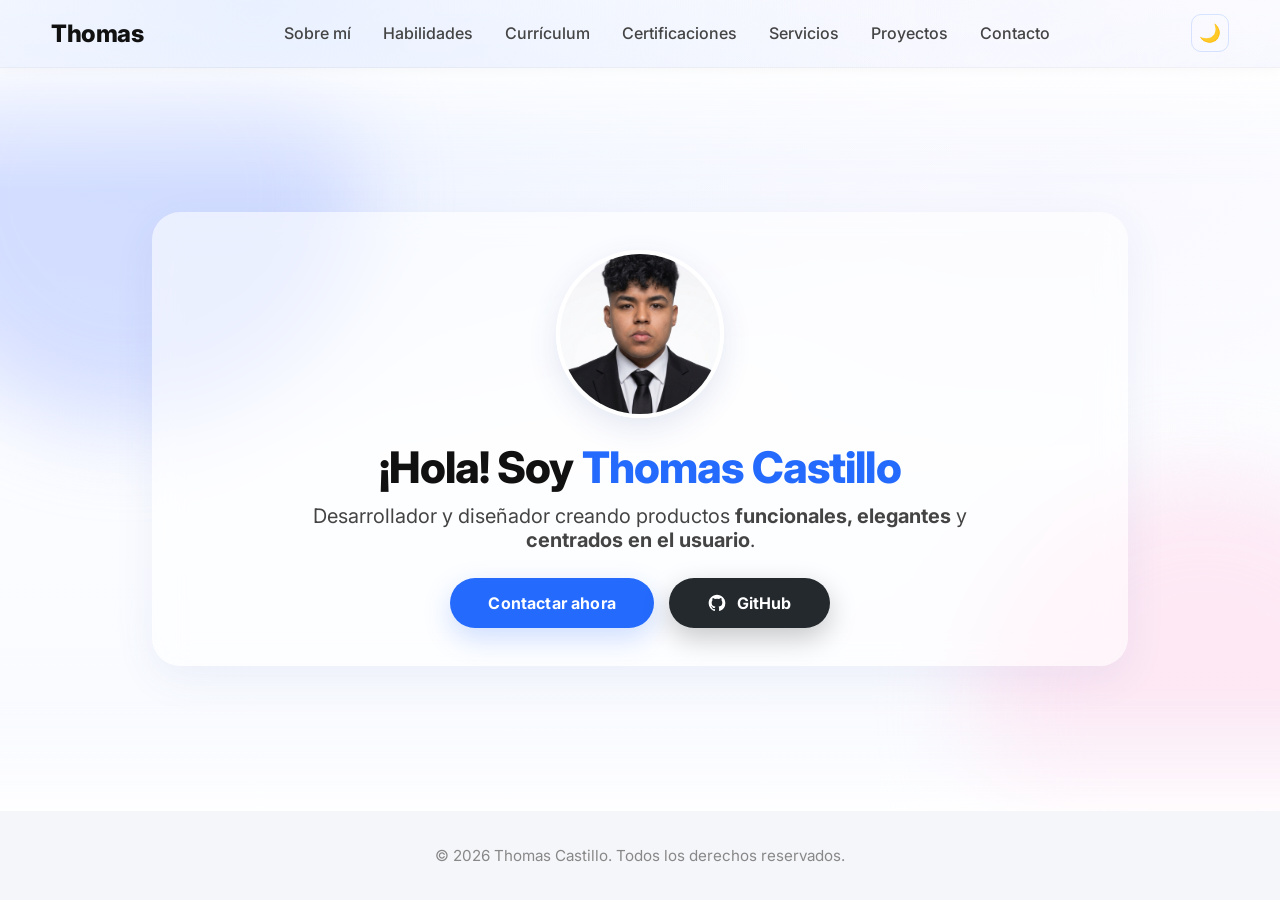
<file: index.html>
<!DOCTYPE html>
<html lang="es">
<head>
  <meta charset="utf-8" />
  <meta name="viewport" content="width=device-width, initial-scale=1" />
  <title>Thomas Castillo | Portfolio</title>
  <link rel="icon" href="assets/img/favicon.png" />
  <link href="https://fonts.googleapis.com/css2?family=Inter:wght@400;700&display=swap" rel="stylesheet" />
  <link rel="stylesheet" href="css/styles.css?v=6">
</head>
<body>

<nav class="navbar" id="mainNav" aria-label="Navegación principal">
  <a class="logo" href="index.html">Thomas</a>
  <ul id="navMenu" class="nav-links" role="list">
    <li><a href="pages/sobre-mi.html">Sobre mí</a></li>
    <li><a href="pages/habilidades.html">Habilidades</a></li>
    <li><a href="pages/curriculum.html">Currículum</a></li>
    <li><a href="pages/certificaciones.html">Certificaciones</a></li>
    <li><a href="pages/servicios.html">Servicios</a></li>
    <li><a href="pages/proyectos.html">Proyectos</a></li>
    <li class="nav-cta"><a href="pages/contacto.html">Contacto</a></li>
  </ul>
  <div class="nav-right">
    <button class="dark-toggle" type="button" aria-label="Cambiar a modo oscuro" title="Modo oscuro">
      <span class="dark-icon" aria-hidden="true">🌙</span>
    </button>
    <button class="nav-toggle" type="button" aria-expanded="false" aria-controls="navMenu" aria-label="Abrir menú de navegación">
      <span class="nav-toggle__bar" aria-hidden="true"></span>
      <span class="nav-toggle__bar" aria-hidden="true"></span>
      <span class="nav-toggle__bar" aria-hidden="true"></span>
    </button>
  </div>
  <div class="nav-backdrop" hidden></div>
</nav>

<main>
  <section class="hero panel bg-stack" id="hero" aria-label="Presentación">
    <div class="hero-blob hero-blob--1" aria-hidden="true"></div>
    <div class="hero-blob hero-blob--2" aria-hidden="true"></div>

    <div class="hero-card" data-animate>
      <div class="profile-img hero-portrait" data-animate>
        <img src="assets/img/my-profile-img.jpg" alt="Foto de Thomas Castillo" width="320" height="320" loading="eager" decoding="async">
      </div>

      <h1 class="hero-title" data-animate>
        ¡Hola! Soy <span class="accent">Thomas Castillo</span>
      </h1>

      <p class="hero-desc" data-animate>
        Desarrollador y diseñador creando productos <b>funcionales, elegantes</b> y
        <b>centrados en el usuario</b>.
      </p>

      <div class="hero-cta" data-animate>
        <a href="pages/contacto.html" class="hero-btn" id="ctaPrimary" aria-label="Ir a contacto">
          Contactar ahora
          <span class="btn-shine" aria-hidden="true"></span>
        </a>
        <a href="https://github.com/thomys57364" class="hero-btn hero-btn--gh" target="_blank" rel="noopener noreferrer" aria-label="Ver perfil de GitHub">
          <svg aria-hidden="true" width="20" height="20" viewBox="0 0 24 24" fill="currentColor">
            <path d="M12 2C6.477 2 2 6.484 2 12.017c0 4.425 2.865 8.18 6.839 9.504.5.092.682-.217.682-.483 0-.237-.008-.868-.013-1.703-2.782.605-3.369-1.343-3.369-1.343-.454-1.158-1.11-1.466-1.11-1.466-.908-.62.069-.608.069-.608 1.003.07 1.531 1.032 1.531 1.032.892 1.53 2.341 1.088 2.91.832.092-.647.35-1.088.636-1.338-2.22-.253-4.555-1.113-4.555-4.951 0-1.093.39-1.988 1.029-2.688-.103-.253-.446-1.272.098-2.65 0 0 .84-.27 2.75 1.026A9.564 9.564 0 0 1 12 6.844a9.59 9.59 0 0 1 2.504.337c1.909-1.296 2.747-1.027 2.747-1.027.546 1.379.202 2.398.1 2.651.64.7 1.028 1.595 1.028 2.688 0 3.848-2.339 4.695-4.566 4.943.359.309.678.92.678 1.855 0 1.338-.012 2.419-.012 2.747 0 .268.18.58.688.482A10.02 10.02 0 0 0 22 12.017C22 6.484 17.522 2 12 2Z"/>
          </svg>
          GitHub
          <span class="btn-shine" aria-hidden="true"></span>
        </a>
      </div>
    </div>
  </section>
</main>

<footer class="site-footer">
  <p>© 2026 Thomas Castillo. Todos los derechos reservados.</p>
</footer>

<nav class="tc-mnav js-tc-mnav" aria-label="Menú móvil">
  <div class="tc-mnav__dot" aria-hidden="true"></div>
  <button class="tc-mnav__btn" type="button" aria-expanded="false" aria-label="Abrir menú de navegación">
    <span class="tc-mnav__bar" aria-hidden="true"></span>
    <span class="tc-mnav__bar" aria-hidden="true"></span>
    <span class="tc-mnav__bar" aria-hidden="true"></span>
  </button>
  <div class="tc-mnav__panel">
    <a class="tc-mnav__link" href="pages/sobre-mi.html">Sobre mí</a>
    <a class="tc-mnav__link" href="pages/habilidades.html">Habilidades</a>
    <a class="tc-mnav__link" href="pages/curriculum.html">Currículum</a>
    <a class="tc-mnav__link" href="pages/certificaciones.html">Certificaciones</a>
    <a class="tc-mnav__link" href="pages/servicios.html">Servicios</a>
    <a class="tc-mnav__link" href="pages/proyectos.html">Proyectos</a>
    <a class="tc-mnav__link" href="pages/contacto.html">Contacto</a>
  </div>
</nav>

<script src="js/script.js?v=5"></script>
</body>
</html>
</file>
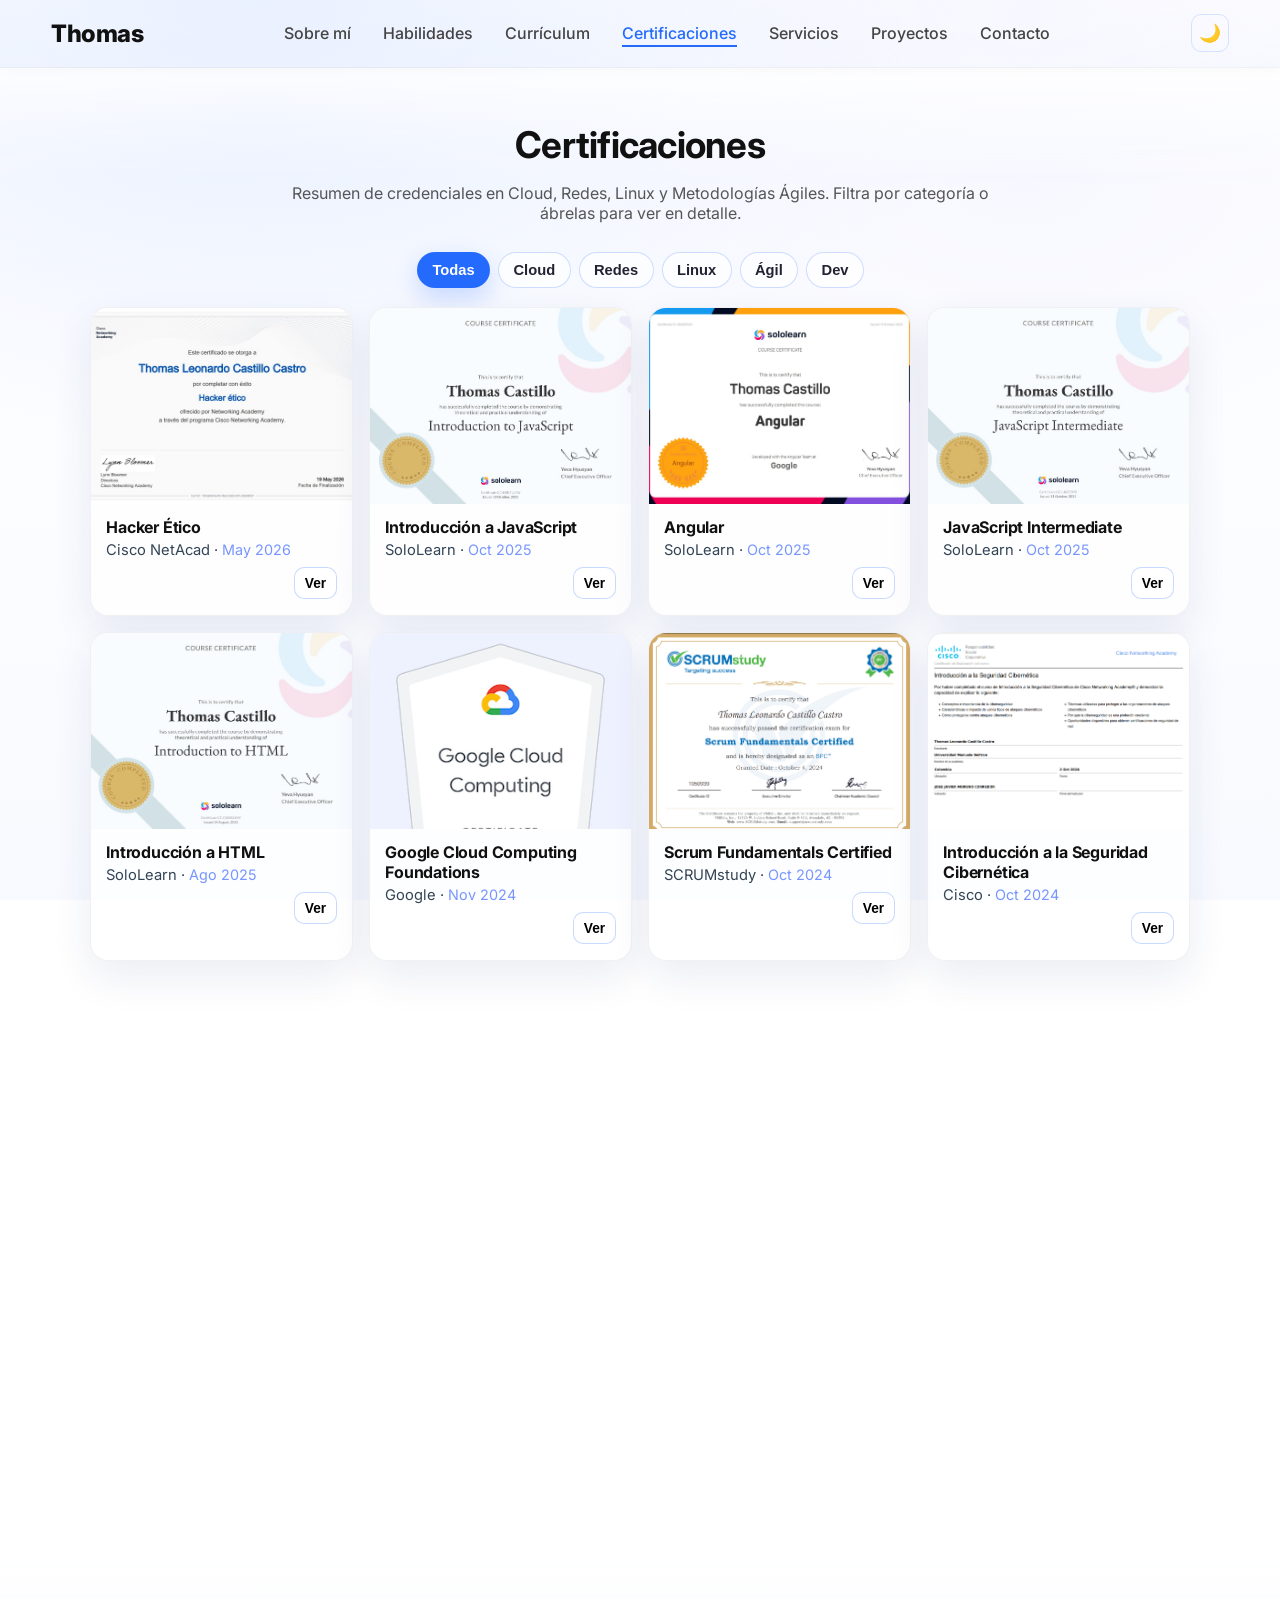
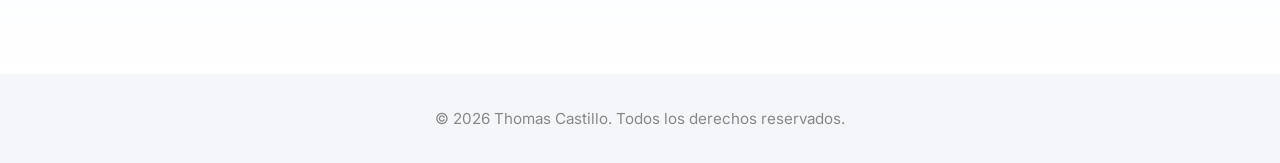
<file: pages/certificaciones.html>
<!DOCTYPE html>
<html lang="es">
<head>
  <meta charset="utf-8" />
  <meta name="viewport" content="width=device-width, initial-scale=1" />
  <title>Certificaciones | Thomas Castillo</title>
  <link rel="icon" href="../assets/img/favicon.png" />
  <link href="https://fonts.googleapis.com/css2?family=Inter:wght@400;700&display=swap" rel="stylesheet" />
  <link rel="stylesheet" href="../css/styles.css?v=6">
</head>
<body>

<nav class="navbar" id="mainNav" aria-label="Navegación principal">
  <a class="logo" href="../index.html">Thomas</a>
  <ul id="navMenu" class="nav-links" role="list">
    <li><a href="sobre-mi.html">Sobre mí</a></li>
    <li><a href="habilidades.html">Habilidades</a></li>
    <li><a href="curriculum.html">Currículum</a></li>
    <li><a href="certificaciones.html">Certificaciones</a></li>
    <li><a href="servicios.html">Servicios</a></li>
    <li><a href="proyectos.html">Proyectos</a></li>
    <li class="nav-cta"><a href="contacto.html">Contacto</a></li>
  </ul>
  <div class="nav-right">
    <button class="dark-toggle" type="button" aria-label="Cambiar a modo oscuro" title="Modo oscuro">
      <span class="dark-icon" aria-hidden="true">🌙</span>
    </button>
    <button class="nav-toggle" type="button" aria-expanded="false" aria-controls="navMenu" aria-label="Abrir menú de navegación">
      <span class="nav-toggle__bar" aria-hidden="true"></span>
      <span class="nav-toggle__bar" aria-hidden="true"></span>
      <span class="nav-toggle__bar" aria-hidden="true"></span>
    </button>
  </div>
  <div class="nav-backdrop" hidden></div>
</nav>

<main>
  <section id="certifications" class="certifications panel bg-stack" aria-labelledby="certifications-title">
    <div class="cert-head">
      <div class="section-title">
        <h2 id="certifications-title" class="reveal" data-delay="0.05">Certificaciones</h2>
        <article class="reveal" data-delay="0.10">
          <p>Resumen de credenciales en Cloud, Redes, Linux y Metodologías Ágiles. Filtra por categoría o ábrelas para ver en detalle.</p>
        </article>
      </div>
      <article class="reveal" data-delay="0.05">
        <div class="cert-tabs" role="tablist" aria-label="Filtrar certificaciones">
          <button class="tab" role="tab" aria-selected="true" data-filter="all">Todas</button>
          <button class="tab" role="tab" aria-selected="false" data-filter="cloud">Cloud</button>
          <button class="tab" role="tab" aria-selected="false" data-filter="redes">Redes</button>
          <button class="tab" role="tab" aria-selected="false" data-filter="linux">Linux</button>
          <button class="tab" role="tab" aria-selected="false" data-filter="agile">Ágil</button>
          <button class="tab" role="tab" aria-selected="false" data-filter="dev">Dev</button>
        </div>
      </article>
    </div>

    <div class="cert-grid" id="certGrid">

      <article class="c-card reveal" data-delay="0.06" data-cat="redes" data-date="202605">
        <div class="c-media"><img src="../assets/img/certificaciones/Hackeretico.jpg" alt="Hacker Ético — Cisco Networking Academy" loading="lazy" decoding="async"></div>
        <div class="c-body">
          <h3 class="c-title">Hacker Ético</h3>
          <div class="c-issuer">Cisco NetAcad · <span class="c-date">May 2026</span></div>
          <div class="c-meta"><span></span><div class="c-actions"><button class="btn-mini" data-view="../assets/img/certificaciones/Hackeretico.jpg" data-title="Hacker Ético" data-issuer="Cisco NetAcad">Ver</button></div></div>
        </div>
      </article>

      <article class="c-card reveal" data-delay="0.08" data-cat="dev" data-date="202510">
        <div class="c-media"><img src="../assets/img/certificaciones/IntroductiontoJavaScript.jpg" alt="Introducción a JavaScript — SoloLearn" loading="lazy" decoding="async"></div>
        <div class="c-body">
          <h3 class="c-title">Introducción a JavaScript</h3>
          <div class="c-issuer">SoloLearn · <span class="c-date">Oct 2025</span></div>
          <div class="c-meta"><span></span><div class="c-actions"><button class="btn-mini" data-view="../assets/img/certificaciones/IntroductiontoJavaScript.jpg" data-title="Introducción a JavaScript" data-issuer="SoloLearn">Ver</button></div></div>
        </div>
      </article>

      <article class="c-card reveal" data-delay="0.10" data-cat="dev" data-date="202510">
        <div class="c-media"><img src="../assets/img/certificaciones/Angular.jpg" alt="Angular — SoloLearn" loading="lazy" decoding="async"></div>
        <div class="c-body">
          <h3 class="c-title">Angular</h3>
          <div class="c-issuer">SoloLearn · <span class="c-date">Oct 2025</span></div>
          <div class="c-meta"><span></span><div class="c-actions"><button class="btn-mini" data-view="../assets/img/certificaciones/Angular.jpg" data-title="Angular" data-issuer="SoloLearn">Ver</button></div></div>
        </div>
      </article>

      <article class="c-card reveal" data-delay="0.12" data-cat="dev" data-date="202510">
        <div class="c-media"><img src="../assets/img/certificaciones/JavaScriptIntermediate.jpg" alt="JavaScript Intermediate — SoloLearn" loading="lazy" decoding="async"></div>
        <div class="c-body">
          <h3 class="c-title">JavaScript Intermediate</h3>
          <div class="c-issuer">SoloLearn · <span class="c-date">Oct 2025</span></div>
          <div class="c-meta"><span></span><div class="c-actions"><button class="btn-mini" data-view="../assets/img/certificaciones/JavaScriptIntermediate.jpg" data-title="JavaScript Intermediate" data-issuer="SoloLearn">Ver</button></div></div>
        </div>
      </article>

      <article class="c-card reveal" data-delay="0.14" data-cat="dev" data-date="202508">
        <div class="c-media"><img src="../assets/img/certificaciones/IntroductiontoHTML.jpg" alt="Introducción a HTML — SoloLearn" loading="lazy" decoding="async"></div>
        <div class="c-body">
          <h3 class="c-title">Introducción a HTML</h3>
          <div class="c-issuer">SoloLearn · <span class="c-date">Ago 2025</span></div>
          <div class="c-meta"><span></span><div class="c-actions"><button class="btn-mini" data-view="../assets/img/certificaciones/IntroductiontoHTML.jpg" data-title="Introducción a HTML" data-issuer="SoloLearn">Ver</button></div></div>
        </div>
      </article>

      <article class="c-card reveal" data-delay="0.16" data-cat="cloud" data-date="202411">
        <div class="c-media"><img src="../assets/img/certificaciones/google-cloud.jpg" alt="Google Cloud Computing Foundations" loading="lazy" decoding="async"></div>
        <div class="c-body">
          <h3 class="c-title">Google Cloud Computing Foundations</h3>
          <div class="c-issuer">Google · <span class="c-date">Nov 2024</span></div>
          <div class="c-meta"><span></span><div class="c-actions"><button class="btn-mini" data-view="../assets/img/certificaciones/google-cloud.jpg" data-title="Google Cloud Computing Foundations" data-issuer="Google">Ver</button></div></div>
        </div>
      </article>

      <article class="c-card reveal" data-delay="0.18" data-cat="agile" data-date="202410">
        <div class="c-media"><img src="../assets/img/certificaciones/scrum.jpg" alt="Scrum Fundamentals Certified" loading="lazy" decoding="async"></div>
        <div class="c-body">
          <h3 class="c-title">Scrum Fundamentals Certified</h3>
          <div class="c-issuer">SCRUMstudy · <span class="c-date">Oct 2024</span></div>
          <div class="c-meta"><span></span><div class="c-actions"><button class="btn-mini" data-view="../assets/img/certificaciones/scrum.jpg" data-title="Scrum Fundamentals Certified" data-issuer="SCRUMstudy">Ver</button></div></div>
        </div>
      </article>

      <article class="c-card reveal" data-delay="0.20" data-cat="redes" data-date="202410">
        <div class="c-media"><img src="../assets/img/certificaciones/ciberseguridad.jpg" alt="Introducción a la Seguridad Cibernética" loading="lazy" decoding="async"></div>
        <div class="c-body">
          <h3 class="c-title">Introducción a la Seguridad Cibernética</h3>
          <div class="c-issuer">Cisco · <span class="c-date">Oct 2024</span></div>
          <div class="c-meta"><span></span><div class="c-actions"><button class="btn-mini" data-view="../assets/img/certificaciones/ciberseguridad.jpg" data-title="Introducción a la Seguridad Cibernética" data-issuer="Cisco">Ver</button></div></div>
        </div>
      </article>

      <article class="c-card reveal" data-delay="0.22" data-cat="linux" data-date="202409">
        <div class="c-media"><img src="../assets/img/certificaciones/linux-essentials.jpg" alt="NDG Linux Essentials" loading="lazy" decoding="async"></div>
        <div class="c-body">
          <h3 class="c-title">NDG Linux Essentials</h3>
          <div class="c-issuer">Cisco NetAcad · <span class="c-date">Sep 2024</span></div>
          <div class="c-meta"><span></span><div class="c-actions"><button class="btn-mini" data-view="../assets/img/certificaciones/linux-essentials.jpg" data-title="NDG Linux Essentials" data-issuer="Cisco NetAcad">Ver</button></div></div>
        </div>
      </article>

      <article class="c-card reveal" data-delay="0.24" data-cat="linux" data-date="202408">
        <div class="c-media"><img src="../assets/img/certificaciones/linux-unhatched.jpg" alt="NDG Linux Unhatched" loading="lazy" decoding="async"></div>
        <div class="c-body">
          <h3 class="c-title">NDG Linux Unhatched</h3>
          <div class="c-issuer">Cisco NetAcad · <span class="c-date">Ago 2024</span></div>
          <div class="c-meta"><span></span><div class="c-actions"><button class="btn-mini" data-view="../assets/img/certificaciones/linux-unhatched.jpg" data-title="NDG Linux Unhatched" data-issuer="Cisco NetAcad">Ver</button></div></div>
        </div>
      </article>

      <article class="c-card reveal" data-delay="0.26" data-cat="redes" data-date="202405">
        <div class="c-media"><img src="../assets/img/certificaciones/ccna-srwe.jpg" alt="CCNAv7: Switching, Routing and Wireless Essentials" loading="lazy" decoding="async"></div>
        <div class="c-body">
          <h3 class="c-title">CCNAv7: SRWE</h3>
          <div class="c-issuer">Cisco · <span class="c-date">May 2024</span></div>
          <div class="c-meta"><span></span><div class="c-actions"><button class="btn-mini" data-view="../assets/img/certificaciones/ccna-srwe.jpg" data-title="CCNAv7: Switching, Routing and Wireless Essentials" data-issuer="Cisco">Ver</button></div></div>
        </div>
      </article>

      <article class="c-card reveal" data-delay="0.28" data-cat="cloud" data-date="202405">
        <div class="c-media"><img src="../assets/img/certificaciones/oracle-foundations.jpg" alt="Oracle Verified Foundations Associate" loading="lazy" decoding="async"></div>
        <div class="c-body">
          <h3 class="c-title">Oracle Verified Foundations Associate</h3>
          <div class="c-issuer">Oracle · <span class="c-date">May 2024</span></div>
          <div class="c-meta"><span></span><div class="c-actions"><button class="btn-mini" data-view="../assets/img/certificaciones/oracle-foundations.jpg" data-title="Oracle Verified Foundations Associate" data-issuer="Oracle">Ver</button></div></div>
        </div>
      </article>

      <article class="c-card reveal" data-delay="0.30" data-cat="redes" data-date="202311">
        <div class="c-media"><img src="../assets/img/certificaciones/ccna-intro.jpg" alt="CCNAv7: Introducción a Redes" loading="lazy" decoding="async"></div>
        <div class="c-body">
          <h3 class="c-title">CCNAv7: Introducción a Redes</h3>
          <div class="c-issuer">Cisco · <span class="c-date">Nov 2023</span></div>
          <div class="c-meta"><span></span><div class="c-actions"><button class="btn-mini" data-view="../assets/img/certificaciones/ccna-intro.jpg" data-title="CCNAv7: Introducción a Redes" data-issuer="Cisco">Ver</button></div></div>
        </div>
      </article>

      <article class="c-card reveal" data-delay="0.32" data-cat="cloud" data-date="202305">
        <div class="c-media"><img src="../assets/img/certificaciones/oracle-statement.jpg" alt="Oracle Statement of Achievement" loading="lazy" decoding="async"></div>
        <div class="c-body">
          <h3 class="c-title">Statement of Achievement</h3>
          <div class="c-issuer">Oracle · <span class="c-date">May 2023</span></div>
          <div class="c-meta"><span></span><div class="c-actions"><button class="btn-mini" data-view="../assets/img/certificaciones/oracle-statement.jpg" data-title="Statement of Achievement" data-issuer="Oracle">Ver</button></div></div>
        </div>
      </article>

    </div>
  </section>
</main>

<footer class="site-footer">
  <p>© 2026 Thomas Castillo. Todos los derechos reservados.</p>
</footer>

<nav class="tc-mnav js-tc-mnav" aria-label="Menú móvil">
  <div class="tc-mnav__dot" aria-hidden="true"></div>
  <button class="tc-mnav__btn" type="button" aria-expanded="false" aria-label="Abrir menú de navegación">
    <span class="tc-mnav__bar" aria-hidden="true"></span>
    <span class="tc-mnav__bar" aria-hidden="true"></span>
    <span class="tc-mnav__bar" aria-hidden="true"></span>
  </button>
  <div class="tc-mnav__panel">
    <a class="tc-mnav__link" href="../index.html">Inicio</a>
    <a class="tc-mnav__link" href="sobre-mi.html">Sobre mí</a>
    <a class="tc-mnav__link" href="habilidades.html">Habilidades</a>
    <a class="tc-mnav__link" href="curriculum.html">Currículum</a>
    <a class="tc-mnav__link" href="certificaciones.html">Certificaciones</a>
    <a class="tc-mnav__link" href="servicios.html">Servicios</a>
    <a class="tc-mnav__link" href="proyectos.html">Proyectos</a>
    <a class="tc-mnav__link" href="contacto.html">Contacto</a>
  </div>
</nav>

<script src="../js/script.js?v=5"></script>
</body>
</html>
</file>
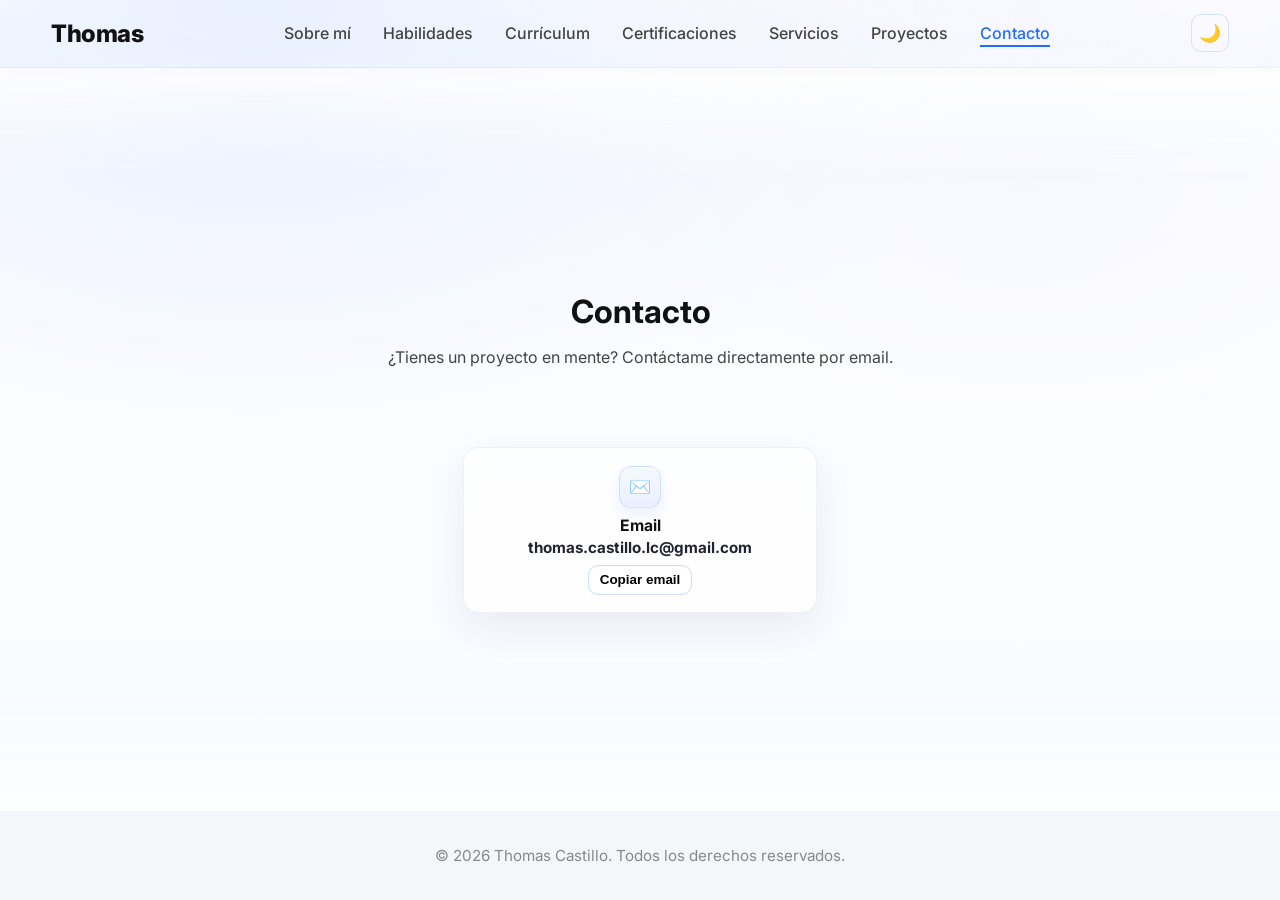
<file: pages/contacto.html>
<!DOCTYPE html>
<html lang="es">
<head>
  <meta charset="utf-8" />
  <meta name="viewport" content="width=device-width, initial-scale=1" />
  <title>Contacto | Thomas Castillo</title>
  <link rel="icon" href="../assets/img/favicon.png" />
  <link href="https://fonts.googleapis.com/css2?family=Inter:wght@400;700&display=swap" rel="stylesheet" />
  <link rel="stylesheet" href="../css/styles.css?v=6">
</head>
<body>

<nav class="navbar" id="mainNav" aria-label="Navegación principal">
  <a class="logo" href="../index.html">Thomas</a>
  <ul id="navMenu" class="nav-links" role="list">
    <li><a href="sobre-mi.html">Sobre mí</a></li>
    <li><a href="habilidades.html">Habilidades</a></li>
    <li><a href="curriculum.html">Currículum</a></li>
    <li><a href="certificaciones.html">Certificaciones</a></li>
    <li><a href="servicios.html">Servicios</a></li>
    <li><a href="proyectos.html">Proyectos</a></li>
    <li class="nav-cta"><a href="contacto.html">Contacto</a></li>
  </ul>
  <div class="nav-right">
    <button class="dark-toggle" type="button" aria-label="Cambiar a modo oscuro" title="Modo oscuro">
      <span class="dark-icon" aria-hidden="true">🌙</span>
    </button>
    <button class="nav-toggle" type="button" aria-expanded="false" aria-controls="navMenu" aria-label="Abrir menú de navegación">
      <span class="nav-toggle__bar" aria-hidden="true"></span>
      <span class="nav-toggle__bar" aria-hidden="true"></span>
      <span class="nav-toggle__bar" aria-hidden="true"></span>
    </button>
  </div>
  <div class="nav-backdrop" hidden></div>
</nav>

<main>
  <section id="contact" class="panel bg-stack" aria-labelledby="contact-title">
    <div class="contact-refs-wrap">

      <div class="section-title">
        <h2 id="contact-title" class="reveal" data-delay="0.05">Contacto</h2>
        <article class="reveal" data-delay="0.10">
          <p>¿Tienes un proyecto en mente? Contáctame directamente por email.</p>
        </article>
      </div>
      <div class="contact-centered">
        <aside class="contact-cards--single" aria-label="Datos de contacto">
          <article class="contact-card reveal" data-delay="0.15">
            <div class="c-icon" aria-hidden="true">✉️</div>
            <h3>Email</h3>
            <p><b id="contactEmail">thomas.castillo.lc@gmail.com</b></p>
            <button class="btn mini" type="button" data-copy="#contactEmail">Copiar email</button>
          </article>
        </aside>
      </div>

      <!--
      <div class="section-divider" aria-hidden="true"></div>

      <div class="ref-sub-title">
        <h3 class="reveal" data-delay="0.05">Referencias</h3>
        <p class="reveal" data-delay="0.10">Personas que pueden dar fe de mi desempeño profesional y académico.</p>
      </div>
      <div class="ref-grid">
        <article class="ref-card reveal" data-delay="0.14">
          <div class="ref-name">Nombre Referencia 1</div>
          <div class="ref-role">Cargo / Posición</div>
          <div class="ref-org">Organización o Empresa</div>
          <div class="ref-contacts">
            <button class="ref-copy-btn" data-ref-copy="referencia@ejemplo.com">✉️ referencia@ejemplo.com</button>
          </div>
        </article>
        <article class="ref-card reveal" data-delay="0.20">
          <div class="ref-name">Nombre Referencia 2</div>
          <div class="ref-role">Cargo / Posición</div>
          <div class="ref-org">Organización o Empresa</div>
          <div class="ref-contacts">
            <button class="ref-copy-btn" data-ref-copy="referencia@ejemplo.com">✉️ referencia@ejemplo.com</button>
          </div>
        </article>
        <article class="ref-card reveal" data-delay="0.26">
          <div class="ref-name">Nombre Referencia 3</div>
          <div class="ref-role">Cargo / Posición</div>
          <div class="ref-org">Organización o Empresa</div>
          <div class="ref-contacts">
            <button class="ref-copy-btn" data-ref-copy="referencia@ejemplo.com">✉️ referencia@ejemplo.com</button>
          </div>
        </article>
      </div>
      -->

    </div>
  </section>
</main>

<footer class="site-footer">
  <p>© 2026 Thomas Castillo. Todos los derechos reservados.</p>
</footer>

<nav class="tc-mnav js-tc-mnav" aria-label="Menú móvil">
  <div class="tc-mnav__dot" aria-hidden="true"></div>
  <button class="tc-mnav__btn" type="button" aria-expanded="false" aria-label="Abrir menú de navegación">
    <span class="tc-mnav__bar" aria-hidden="true"></span>
    <span class="tc-mnav__bar" aria-hidden="true"></span>
    <span class="tc-mnav__bar" aria-hidden="true"></span>
  </button>
  <div class="tc-mnav__panel">
    <a class="tc-mnav__link" href="../index.html">Inicio</a>
    <a class="tc-mnav__link" href="sobre-mi.html">Sobre mí</a>
    <a class="tc-mnav__link" href="habilidades.html">Habilidades</a>
    <a class="tc-mnav__link" href="curriculum.html">Currículum</a>
    <a class="tc-mnav__link" href="certificaciones.html">Certificaciones</a>
    <a class="tc-mnav__link" href="servicios.html">Servicios</a>
    <a class="tc-mnav__link" href="proyectos.html">Proyectos</a>
    <a class="tc-mnav__link" href="contacto.html">Contacto</a>
  </div>
</nav>

<script src="../js/script.js?v=5"></script>
</body>
</html>
</file>
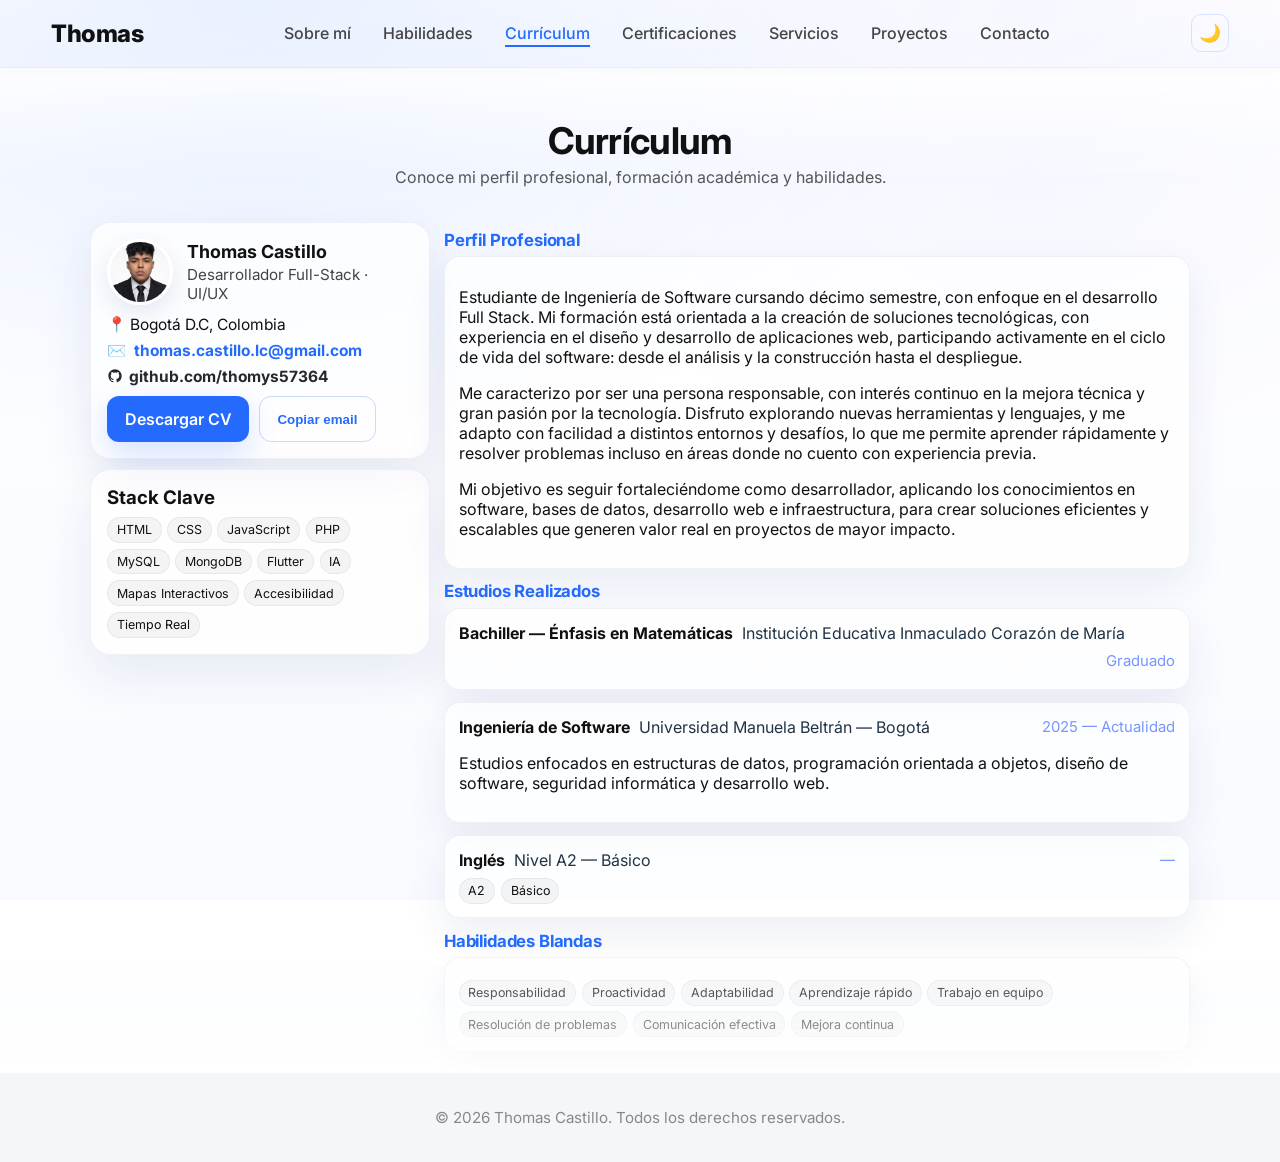
<file: pages/curriculum.html>
<!DOCTYPE html>
<html lang="es">
<head>
  <meta charset="utf-8" />
  <meta name="viewport" content="width=device-width, initial-scale=1" />
  <title>Currículum | Thomas Castillo</title>
  <link rel="icon" href="../assets/img/favicon.png" />
  <link href="https://fonts.googleapis.com/css2?family=Inter:wght@400;700&display=swap" rel="stylesheet" />
  <link rel="stylesheet" href="../css/styles.css?v=6">
</head>
<body>

<nav class="navbar" id="mainNav" aria-label="Navegación principal">
  <a class="logo" href="../index.html">Thomas</a>
  <ul id="navMenu" class="nav-links" role="list">
    <li><a href="sobre-mi.html">Sobre mí</a></li>
    <li><a href="habilidades.html">Habilidades</a></li>
    <li><a href="curriculum.html">Currículum</a></li>
    <li><a href="certificaciones.html">Certificaciones</a></li>
    <li><a href="servicios.html">Servicios</a></li>
    <li><a href="proyectos.html">Proyectos</a></li>
    <li class="nav-cta"><a href="contacto.html">Contacto</a></li>
  </ul>
  <div class="nav-right">
    <button class="dark-toggle" type="button" aria-label="Cambiar a modo oscuro" title="Modo oscuro">
      <span class="dark-icon" aria-hidden="true">🌙</span>
    </button>
    <button class="nav-toggle" type="button" aria-expanded="false" aria-controls="navMenu" aria-label="Abrir menú de navegación">
      <span class="nav-toggle__bar" aria-hidden="true"></span>
      <span class="nav-toggle__bar" aria-hidden="true"></span>
      <span class="nav-toggle__bar" aria-hidden="true"></span>
    </button>
  </div>
  <div class="nav-backdrop" hidden></div>
</nav>

<main>
  <section id="resume" class="resume panel bg-stack js-reveal-once" aria-label="Currículum">
    <div class="section-title">
      <h2 class="reveal" data-delay="0.05">Currículum</h2>
      <article class="reveal" data-delay="0.10">
        <p>Conoce mi perfil profesional, formación académica y habilidades.</p>
      </article>
    </div>

    <div class="resume-wrap">
      <aside>
        <article class="cv-card reveal" data-delay="0.05">
          <div class="cv-head">
            <div class="avatar">
              <img src="../assets/img/my-profile-img.jpg" alt="Foto de Thomas" width="108" height="108" loading="lazy" decoding="async">
            </div>
            <div>
              <h3>Thomas Castillo</h3>
              <p class="cv-sub">Desarrollador Full-Stack · UI/UX</p>
            </div>
          </div>
          <ul class="cv-list" aria-label="Datos de contacto" role="list">
            <li>📍 Bogotá D.C, Colombia</li>
            <li>✉️ <b id="cvEmail">thomas.castillo.lc@gmail.com</b></li>
            <li>
              <a href="https://github.com/thomys57364" target="_blank" rel="noopener noreferrer" style="display:inline-flex;align-items:center;gap:.4rem;color:#24292e;font-weight:700;text-decoration:none;">
                <svg aria-hidden="true" width="16" height="16" viewBox="0 0 24 24" fill="currentColor">
                  <path d="M12 2C6.477 2 2 6.484 2 12.017c0 4.425 2.865 8.18 6.839 9.504.5.092.682-.217.682-.483 0-.237-.008-.868-.013-1.703-2.782.605-3.369-1.343-3.369-1.343-.454-1.158-1.11-1.466-1.11-1.466-.908-.62.069-.608.069-.608 1.003.07 1.531 1.032 1.531 1.032.892 1.53 2.341 1.088 2.91.832.092-.647.35-1.088.636-1.338-2.22-.253-4.555-1.113-4.555-4.951 0-1.093.39-1.988 1.029-2.688-.103-.253-.446-1.272.098-2.65 0 0 .84-.27 2.75 1.026A9.564 9.564 0 0 1 12 6.844a9.59 9.59 0 0 1 2.504.337c1.909-1.296 2.747-1.027 2.747-1.027.546 1.379.202 2.398.1 2.651.64.7 1.028 1.595 1.028 2.688 0 3.848-2.339 4.695-4.566 4.943.359.309.678.92.678 1.855 0 1.338-.012 2.419-.012 2.747 0 .268.18.58.688.482A10.02 10.02 0 0 0 22 12.017C22 6.484 17.522 2 12 2Z"/>
                </svg>
                github.com/thomys57364
              </a>
            </li>
          </ul>
          <div class="cv-cta">
            <a class="btn primary" href="../assets/cv/Thomas-Castillo.pdf" download>Descargar CV</a>
            <button class="btn outline" id="cvCopy" type="button">Copiar email</button>
          </div>
        </article>

        <article class="cv-card reveal" data-delay="0.12">
          <h3 style="margin:0 0 .4rem 0;">Stack Clave</h3>
          <div class="t-badges" aria-label="Tecnologías">
            <span class="badge-soft">HTML</span>
            <span class="badge-soft">CSS</span>
            <span class="badge-soft">JavaScript</span>
            <span class="badge-soft">PHP</span>
            <span class="badge-soft">MySQL</span>
            <span class="badge-soft">MongoDB</span>
            <span class="badge-soft">Flutter</span>
            <span class="badge-soft">IA</span>
            <span class="badge-soft">Mapas Interactivos</span>
            <span class="badge-soft">Accesibilidad</span>
            <span class="badge-soft">Tiempo Real</span>
          </div>
        </article>
      </aside>

      <div>
        <div class="t-group">
          <h3 class="reveal" data-delay="0.05">Perfil Profesional</h3>
          <article class="t-item reveal" data-delay="0.10">
            <p>Estudiante de Ingeniería de Software cursando décimo semestre, con enfoque en el desarrollo Full Stack. Mi formación está orientada a la creación de soluciones tecnológicas, con experiencia en el diseño y desarrollo de aplicaciones web, participando activamente en el ciclo de vida del software: desde el análisis y la construcción hasta el despliegue.</p>
            <p style="margin-top:.65rem">Me caracterizo por ser una persona responsable, con interés continuo en la mejora técnica y gran pasión por la tecnología. Disfruto explorando nuevas herramientas y lenguajes, y me adapto con facilidad a distintos entornos y desafíos, lo que me permite aprender rápidamente y resolver problemas incluso en áreas donde no cuento con experiencia previa.</p>
            <p style="margin-top:.65rem">Mi objetivo es seguir fortaleciéndome como desarrollador, aplicando los conocimientos en software, bases de datos, desarrollo web e infraestructura, para crear soluciones eficientes y escalables que generen valor real en proyectos de mayor impacto.</p>
          </article>
        </div>

        <div class="t-group">
          <h3 class="reveal" data-delay="0.14">Estudios Realizados</h3>

          <article class="t-item reveal" data-delay="0.18">
            <div class="t-meta">
              <span class="t-role">Bachiller — Énfasis en Matemáticas</span>
              <span class="t-place">Institución Educativa Inmaculado Corazón de María</span>
              <span class="t-date">Graduado</span>
            </div>
          </article>

          <article class="t-item reveal" data-delay="0.22">
            <div class="t-meta">
              <span class="t-role">Ingeniería de Software</span>
              <span class="t-place">Universidad Manuela Beltrán — Bogotá</span>
              <span class="t-date">2025 — Actualidad</span>
            </div>
            <p>Estudios enfocados en estructuras de datos, programación orientada a objetos, diseño de software, seguridad informática y desarrollo web.</p>
          </article>

          <article class="t-item reveal" data-delay="0.26">
            <div class="t-meta">
              <span class="t-role">Inglés</span>
              <span class="t-place">Nivel A2 — Básico</span>
              <span class="t-date">—</span>
            </div>
            <div class="t-badges"><span class="badge-soft">A2</span><span class="badge-soft">Básico</span></div>
          </article>
        </div>

        <div class="t-group">
          <h3 class="reveal" data-delay="0.30">Habilidades Blandas</h3>
          <article class="t-item reveal" data-delay="0.34">
            <div class="t-badges">
              <span class="badge-soft">Responsabilidad</span>
              <span class="badge-soft">Proactividad</span>
              <span class="badge-soft">Adaptabilidad</span>
              <span class="badge-soft">Aprendizaje rápido</span>
              <span class="badge-soft">Trabajo en equipo</span>
              <span class="badge-soft">Resolución de problemas</span>
              <span class="badge-soft">Comunicación efectiva</span>
              <span class="badge-soft">Mejora continua</span>
            </div>
          </article>
        </div>
      </div>
    </div>
  </section>
</main>

<footer class="site-footer">
  <p>© 2026 Thomas Castillo. Todos los derechos reservados.</p>
</footer>

<nav class="tc-mnav js-tc-mnav" aria-label="Menú móvil">
  <div class="tc-mnav__dot" aria-hidden="true"></div>
  <button class="tc-mnav__btn" type="button" aria-expanded="false" aria-label="Abrir menú de navegación">
    <span class="tc-mnav__bar" aria-hidden="true"></span>
    <span class="tc-mnav__bar" aria-hidden="true"></span>
    <span class="tc-mnav__bar" aria-hidden="true"></span>
  </button>
  <div class="tc-mnav__panel">
    <a class="tc-mnav__link" href="../index.html">Inicio</a>
    <a class="tc-mnav__link" href="sobre-mi.html">Sobre mí</a>
    <a class="tc-mnav__link" href="habilidades.html">Habilidades</a>
    <a class="tc-mnav__link" href="curriculum.html">Currículum</a>
    <a class="tc-mnav__link" href="certificaciones.html">Certificaciones</a>
    <a class="tc-mnav__link" href="servicios.html">Servicios</a>
    <a class="tc-mnav__link" href="proyectos.html">Proyectos</a>
    <a class="tc-mnav__link" href="contacto.html">Contacto</a>
  </div>
</nav>

<script src="../js/script.js?v=5"></script>
</body>
</html>
</file>
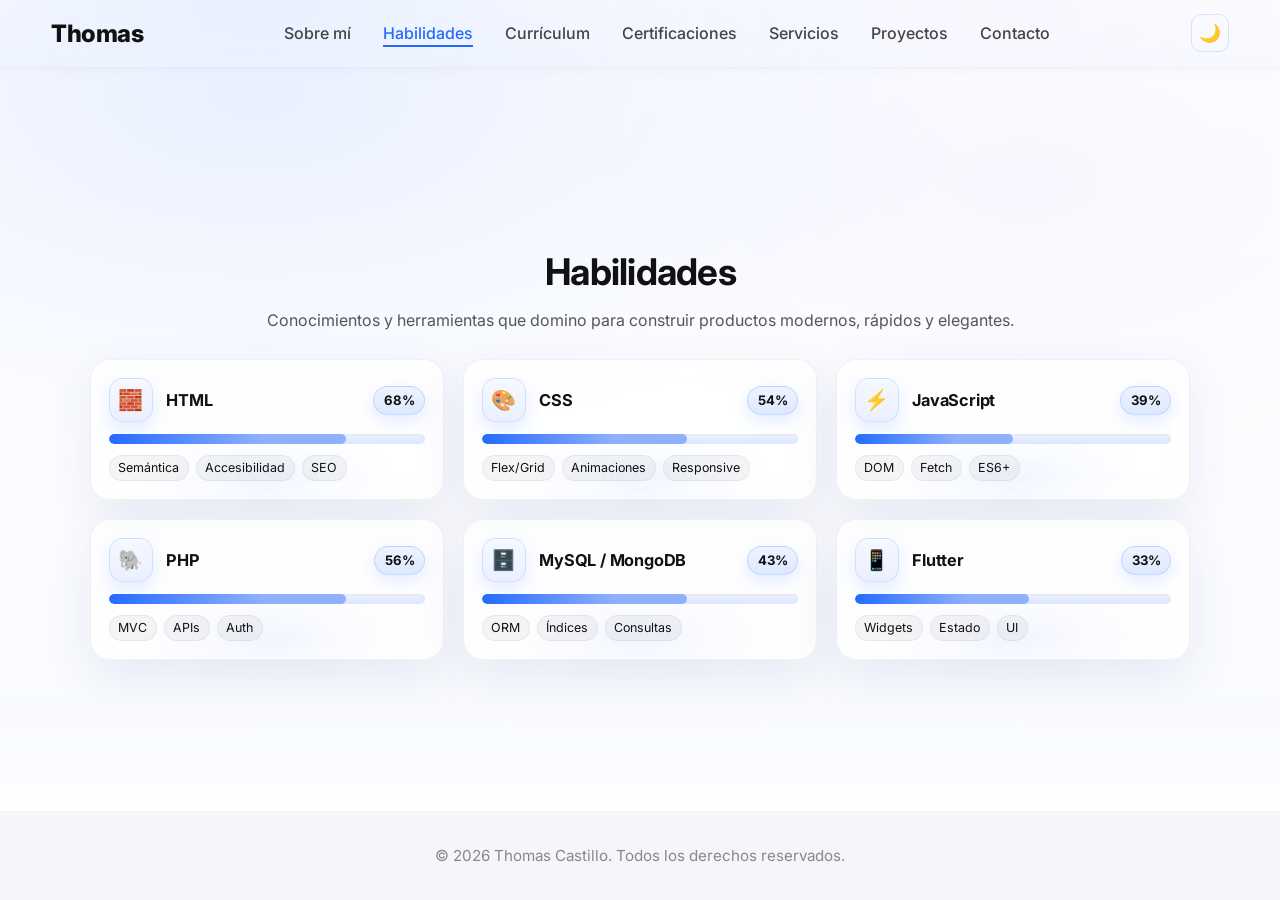
<file: pages/habilidades.html>
<!DOCTYPE html>
<html lang="es">
<head>
  <meta charset="utf-8" />
  <meta name="viewport" content="width=device-width, initial-scale=1" />
  <title>Habilidades | Thomas Castillo</title>
  <link rel="icon" href="../assets/img/favicon.png" />
  <link href="https://fonts.googleapis.com/css2?family=Inter:wght@400;700&display=swap" rel="stylesheet" />
  <link rel="stylesheet" href="../css/styles.css?v=6">
</head>
<body>

<nav class="navbar" id="mainNav" aria-label="Navegación principal">
  <a class="logo" href="../index.html">Thomas</a>
  <ul id="navMenu" class="nav-links" role="list">
    <li><a href="sobre-mi.html">Sobre mí</a></li>
    <li><a href="habilidades.html">Habilidades</a></li>
    <li><a href="curriculum.html">Currículum</a></li>
    <li><a href="certificaciones.html">Certificaciones</a></li>
    <li><a href="servicios.html">Servicios</a></li>
    <li><a href="proyectos.html">Proyectos</a></li>
    <li class="nav-cta"><a href="contacto.html">Contacto</a></li>
  </ul>
  <div class="nav-right">
    <button class="dark-toggle" type="button" aria-label="Cambiar a modo oscuro" title="Modo oscuro">
      <span class="dark-icon" aria-hidden="true">🌙</span>
    </button>
    <button class="nav-toggle" type="button" aria-expanded="false" aria-controls="navMenu" aria-label="Abrir menú de navegación">
      <span class="nav-toggle__bar" aria-hidden="true"></span>
      <span class="nav-toggle__bar" aria-hidden="true"></span>
      <span class="nav-toggle__bar" aria-hidden="true"></span>
    </button>
  </div>
  <div class="nav-backdrop" hidden></div>
</nav>

<main>
  <section id="skills" class="skills panel bg-stack" aria-label="Habilidades">
    <div class="section-title">
      <h2 class="reveal" data-delay="0.05">Habilidades</h2>
      <article class="reveal" data-delay="0.10">
        <p>Conocimientos y herramientas que domino para construir productos modernos, rápidos y elegantes.</p>
      </article>
    </div>
    <div class="skills-grid">

      <article class="skill reveal" data-delay="0.15" data-level="75">
        <header class="skill-head">
          <span class="icon-wrap" aria-hidden="true">🧱</span>
          <h3>HTML</h3>
          <span class="badge skill-num" aria-label="Nivel">0%</span>
        </header>
        <div class="meter" role="progressbar" aria-valuemin="0" aria-valuemax="100" aria-valuenow="0">
          <span class="fill"></span>
        </div>
        <div class="skill-tools" aria-label="Temas">
          <span class="chip">Semántica</span>
          <span class="chip">Accesibilidad</span>
          <span class="chip">SEO</span>
        </div>
      </article>

      <article class="skill reveal" data-delay="0.20" data-level="65">
        <header class="skill-head">
          <span class="icon-wrap" aria-hidden="true">🎨</span>
          <h3>CSS</h3>
          <span class="badge skill-num">0%</span>
        </header>
        <div class="meter" role="progressbar" aria-valuemin="0" aria-valuemax="100" aria-valuenow="0">
          <span class="fill"></span>
        </div>
        <div class="skill-tools">
          <span class="chip">Flex/Grid</span>
          <span class="chip">Animaciones</span>
          <span class="chip">Responsive</span>
        </div>
      </article>

      <article class="skill reveal" data-delay="0.25" data-level="50">
        <header class="skill-head">
          <span class="icon-wrap" aria-hidden="true">⚡️</span>
          <h3>JavaScript</h3>
          <span class="badge skill-num">0%</span>
        </header>
        <div class="meter" role="progressbar" aria-valuemin="0" aria-valuemax="100" aria-valuenow="0">
          <span class="fill"></span>
        </div>
        <div class="skill-tools">
          <span class="chip">DOM</span>
          <span class="chip">Fetch</span>
          <span class="chip">ES6+</span>
        </div>
      </article>

      <article class="skill reveal" data-delay="0.30" data-level="75">
        <header class="skill-head">
          <span class="icon-wrap" aria-hidden="true">🐘</span>
          <h3>PHP</h3>
          <span class="badge skill-num">0%</span>
        </header>
        <div class="meter" role="progressbar" aria-valuemin="0" aria-valuemax="100" aria-valuenow="0">
          <span class="fill"></span>
        </div>
        <div class="skill-tools">
          <span class="chip">MVC</span>
          <span class="chip">APIs</span>
          <span class="chip">Auth</span>
        </div>
      </article>

      <article class="skill reveal" data-delay="0.35" data-level="65">
        <header class="skill-head">
          <span class="icon-wrap" aria-hidden="true">🗄️</span>
          <h3>MySQL / MongoDB</h3>
          <span class="badge skill-num">0%</span>
        </header>
        <div class="meter" role="progressbar" aria-valuemin="0" aria-valuemax="100" aria-valuenow="0">
          <span class="fill"></span>
        </div>
        <div class="skill-tools">
          <span class="chip">ORM</span>
          <span class="chip">Índices</span>
          <span class="chip">Consultas</span>
        </div>
      </article>

      <article class="skill reveal" data-delay="0.40" data-level="55">
        <header class="skill-head">
          <span class="icon-wrap" aria-hidden="true">📱</span>
          <h3>Flutter</h3>
          <span class="badge skill-num">0%</span>
        </header>
        <div class="meter" role="progressbar" aria-valuemin="0" aria-valuemax="100" aria-valuenow="0">
          <span class="fill"></span>
        </div>
        <div class="skill-tools">
          <span class="chip">Widgets</span>
          <span class="chip">Estado</span>
          <span class="chip">UI</span>
        </div>
      </article>

    </div>
  </section>
</main>

<footer class="site-footer">
  <p>© 2026 Thomas Castillo. Todos los derechos reservados.</p>
</footer>

<nav class="tc-mnav js-tc-mnav" aria-label="Menú móvil">
  <div class="tc-mnav__dot" aria-hidden="true"></div>
  <button class="tc-mnav__btn" type="button" aria-expanded="false" aria-label="Abrir menú de navegación">
    <span class="tc-mnav__bar" aria-hidden="true"></span>
    <span class="tc-mnav__bar" aria-hidden="true"></span>
    <span class="tc-mnav__bar" aria-hidden="true"></span>
  </button>
  <div class="tc-mnav__panel">
    <a class="tc-mnav__link" href="../index.html">Inicio</a>
    <a class="tc-mnav__link" href="sobre-mi.html">Sobre mí</a>
    <a class="tc-mnav__link" href="habilidades.html">Habilidades</a>
    <a class="tc-mnav__link" href="curriculum.html">Currículum</a>
    <a class="tc-mnav__link" href="certificaciones.html">Certificaciones</a>
    <a class="tc-mnav__link" href="servicios.html">Servicios</a>
    <a class="tc-mnav__link" href="proyectos.html">Proyectos</a>
    <a class="tc-mnav__link" href="contacto.html">Contacto</a>
  </div>
</nav>

<script src="../js/script.js?v=5"></script>
</body>
</html>
</file>
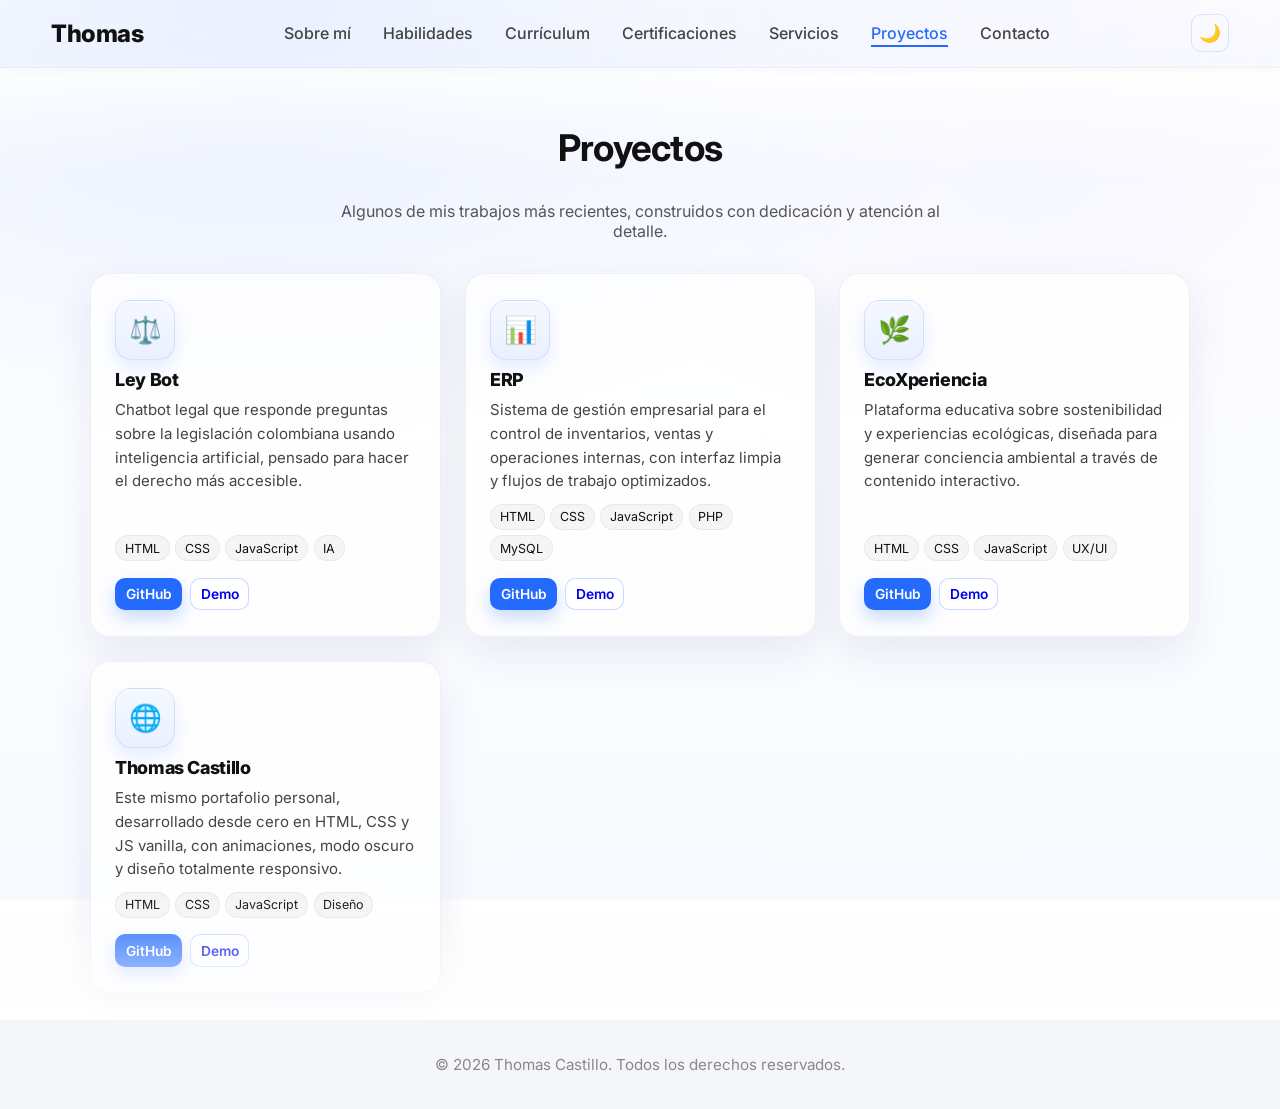
<file: pages/proyectos.html>
<!DOCTYPE html>
<html lang="es">
<head>
  <meta charset="utf-8" />
  <meta name="viewport" content="width=device-width, initial-scale=1" />
  <title>Proyectos | Thomas Castillo</title>
  <link rel="icon" href="../assets/img/favicon.png" />
  <link href="https://fonts.googleapis.com/css2?family=Inter:wght@400;700&display=swap" rel="stylesheet" />
  <link rel="stylesheet" href="../css/styles.css?v=7">
</head>
<body>

<nav class="navbar" id="mainNav" aria-label="Navegación principal">
  <a class="logo" href="../index.html">Thomas</a>
  <ul id="navMenu" class="nav-links" role="list">
    <li><a href="sobre-mi.html">Sobre mí</a></li>
    <li><a href="habilidades.html">Habilidades</a></li>
    <li><a href="curriculum.html">Currículum</a></li>
    <li><a href="certificaciones.html">Certificaciones</a></li>
    <li><a href="servicios.html">Servicios</a></li>
    <li><a href="proyectos.html">Proyectos</a></li>
    <li class="nav-cta"><a href="contacto.html">Contacto</a></li>
  </ul>
  <div class="nav-right">
    <button class="dark-toggle" type="button" aria-label="Cambiar a modo oscuro" title="Modo oscuro">
      <span class="dark-icon" aria-hidden="true">🌙</span>
    </button>
    <button class="nav-toggle" type="button" aria-expanded="false" aria-controls="navMenu" aria-label="Abrir menú de navegación">
      <span class="nav-toggle__bar" aria-hidden="true"></span>
      <span class="nav-toggle__bar" aria-hidden="true"></span>
      <span class="nav-toggle__bar" aria-hidden="true"></span>
    </button>
  </div>
  <div class="nav-backdrop" hidden></div>
</nav>

<main>
  <section id="projects" class="projects panel bg-stack" aria-labelledby="projects-title">

    <div class="projects-head">
      <h2 id="projects-title" class="reveal" data-delay="0.05">Proyectos</h2>
      <article class="reveal" data-delay="0.10">
        <p>Algunos de mis trabajos más recientes, construidos con dedicación y atención al detalle.</p>
      </article>
    </div>

    <div class="projects-grid">

      <article class="proj-card reveal" data-delay="0.10">
        <div class="proj-icon" aria-hidden="true">⚖️</div>
        <h3 class="proj-title">Ley Bot</h3>
        <p class="proj-desc">Chatbot legal que responde preguntas sobre la legislación colombiana usando inteligencia artificial, pensado para hacer el derecho más accesible.</p>
        <div class="proj-chips">
          <span class="chip">HTML</span>
          <span class="chip">CSS</span>
          <span class="chip">JavaScript</span>
          <span class="chip">IA</span>
        </div>
        <div class="proj-links">
          <a href="https://github.com/thomys57364/LeyBot" target="_blank" rel="noopener noreferrer" class="btn-mini primary">GitHub</a>
          <a href="https://ley-bot.netlify.app" target="_blank" rel="noopener noreferrer" class="btn-mini">Demo</a>
        </div>
      </article>

      <article class="proj-card reveal" data-delay="0.16">
        <div class="proj-icon" aria-hidden="true">📊</div>
        <h3 class="proj-title">ERP</h3>
        <p class="proj-desc">Sistema de gestión empresarial para el control de inventarios, ventas y operaciones internas, con interfaz limpia y flujos de trabajo optimizados.</p>
        <div class="proj-chips">
          <span class="chip">HTML</span>
          <span class="chip">CSS</span>
          <span class="chip">JavaScript</span>
          <span class="chip">PHP</span>
          <span class="chip">MySQL</span>
        </div>
        <div class="proj-links">
          <a href="https://github.com/thomys57364/Erp" target="_blank" rel="noopener noreferrer" class="btn-mini primary">GitHub</a>
          <a href="https://streetsync-deuus.netlify.app" target="_blank" rel="noopener noreferrer" class="btn-mini">Demo</a>
        </div>
      </article>

      <article class="proj-card reveal" data-delay="0.22">
        <div class="proj-icon" aria-hidden="true">🌿</div>
        <h3 class="proj-title">EcoXperiencia</h3>
        <p class="proj-desc">Plataforma educativa sobre sostenibilidad y experiencias ecológicas, diseñada para generar conciencia ambiental a través de contenido interactivo.</p>
        <div class="proj-chips">
          <span class="chip">HTML</span>
          <span class="chip">CSS</span>
          <span class="chip">JavaScript</span>
          <span class="chip">UX/UI</span>
        </div>
        <div class="proj-links">
          <a href="https://github.com/thomys57364/EcoXperiencia" target="_blank" rel="noopener noreferrer" class="btn-mini primary">GitHub</a>
          <a href="https://ecoxperiencia-abc123.netlify.app" target="_blank" rel="noopener noreferrer" class="btn-mini">Demo</a>
        </div>
      </article>

      <article class="proj-card reveal" data-delay="0.28">
        <div class="proj-icon" aria-hidden="true">🌐</div>
        <h3 class="proj-title">Thomas Castillo</h3>
        <p class="proj-desc">Este mismo portafolio personal, desarrollado desde cero en HTML, CSS y JS vanilla, con animaciones, modo oscuro y diseño totalmente responsivo.</p>
        <div class="proj-chips">
          <span class="chip">HTML</span>
          <span class="chip">CSS</span>
          <span class="chip">JavaScript</span>
          <span class="chip">Diseño</span>
        </div>
        <div class="proj-links">
          <a href="https://github.com/thomys57364/Thomas-Castillo" target="_blank" rel="noopener noreferrer" class="btn-mini primary">GitHub</a>
          <a href="https://thomas-castillo.netlify.app" target="_blank" rel="noopener noreferrer" class="btn-mini">Demo</a>
        </div>
      </article>

    </div>
  </section>
</main>

<footer class="site-footer">
  <p>© 2026 Thomas Castillo. Todos los derechos reservados.</p>
</footer>

<nav class="tc-mnav js-tc-mnav" aria-label="Menú móvil">
  <div class="tc-mnav__dot" aria-hidden="true"></div>
  <button class="tc-mnav__btn" type="button" aria-expanded="false" aria-label="Abrir menú de navegación">
    <span class="tc-mnav__bar" aria-hidden="true"></span>
    <span class="tc-mnav__bar" aria-hidden="true"></span>
    <span class="tc-mnav__bar" aria-hidden="true"></span>
  </button>
  <div class="tc-mnav__panel">
    <a class="tc-mnav__link" href="../index.html">Inicio</a>
    <a class="tc-mnav__link" href="sobre-mi.html">Sobre mí</a>
    <a class="tc-mnav__link" href="habilidades.html">Habilidades</a>
    <a class="tc-mnav__link" href="curriculum.html">Currículum</a>
    <a class="tc-mnav__link" href="certificaciones.html">Certificaciones</a>
    <a class="tc-mnav__link" href="servicios.html">Servicios</a>
    <a class="tc-mnav__link" href="proyectos.html">Proyectos</a>
    <a class="tc-mnav__link" href="contacto.html">Contacto</a>
  </div>
</nav>

<script src="../js/script.js?v=5"></script>
</body>
</html>
</file>
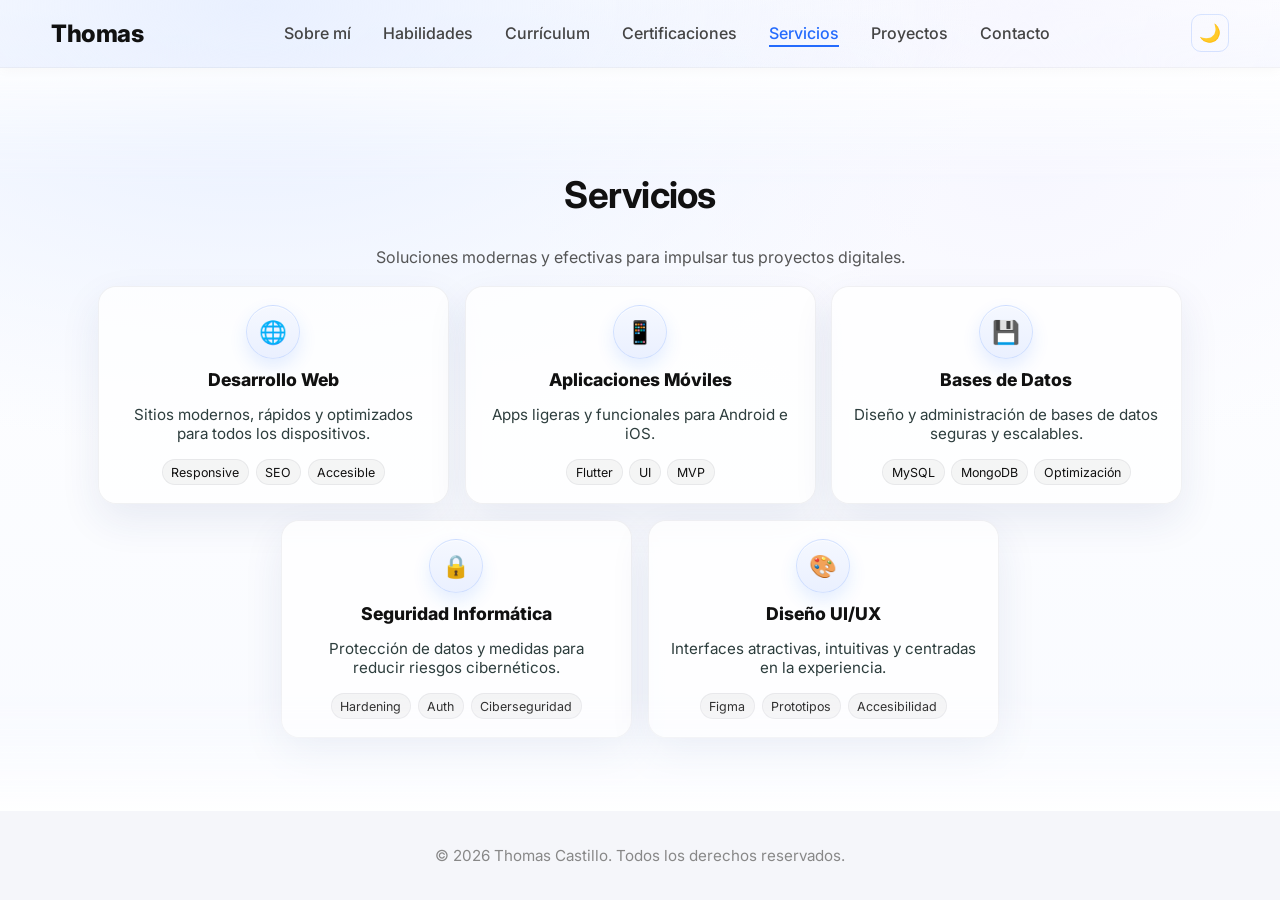
<file: pages/servicios.html>
<!DOCTYPE html>
<html lang="es">
<head>
  <meta charset="utf-8" />
  <meta name="viewport" content="width=device-width, initial-scale=1" />
  <title>Servicios | Thomas Castillo</title>
  <link rel="icon" href="../assets/img/favicon.png" />
  <link href="https://fonts.googleapis.com/css2?family=Inter:wght@400;700&display=swap" rel="stylesheet" />
  <link rel="stylesheet" href="../css/styles.css?v=6">
</head>
<body>

<nav class="navbar" id="mainNav" aria-label="Navegación principal">
  <a class="logo" href="../index.html">Thomas</a>
  <ul id="navMenu" class="nav-links" role="list">
    <li><a href="sobre-mi.html">Sobre mí</a></li>
    <li><a href="habilidades.html">Habilidades</a></li>
    <li><a href="curriculum.html">Currículum</a></li>
    <li><a href="certificaciones.html">Certificaciones</a></li>
    <li><a href="servicios.html">Servicios</a></li>
    <li><a href="proyectos.html">Proyectos</a></li>
    <li class="nav-cta"><a href="contacto.html">Contacto</a></li>
  </ul>
  <div class="nav-right">
    <button class="dark-toggle" type="button" aria-label="Cambiar a modo oscuro" title="Modo oscuro">
      <span class="dark-icon" aria-hidden="true">🌙</span>
    </button>
    <button class="nav-toggle" type="button" aria-expanded="false" aria-controls="navMenu" aria-label="Abrir menú de navegación">
      <span class="nav-toggle__bar" aria-hidden="true"></span>
      <span class="nav-toggle__bar" aria-hidden="true"></span>
      <span class="nav-toggle__bar" aria-hidden="true"></span>
    </button>
  </div>
  <div class="nav-backdrop" hidden></div>
</nav>

<main>
  <section id="services" class="services panel bg-stack" aria-labelledby="services-title">
    <div class="services-head">
      <h2 id="services-title" class="reveal" data-delay="0.05">Servicios</h2>
      <article class="reveal" data-delay="0.10">
        <p>Soluciones modernas y efectivas para impulsar tus proyectos digitales.</p>
      </article>
    </div>

    <div class="services-grid">
      <article class="service-card" data-delay="0.06">
        <div class="service-icon" aria-hidden="true">🌐</div>
        <h3 class="service-title">Desarrollo Web</h3>
        <p class="service-desc">Sitios modernos, rápidos y optimizados para todos los dispositivos.</p>
        <div class="service-chips"><span class="chip">Responsive</span><span class="chip">SEO</span><span class="chip">Accesible</span></div>
      </article>

      <article class="service-card reveal" data-delay="0.08">
        <div class="service-icon" aria-hidden="true">📱</div>
        <h3 class="service-title">Aplicaciones Móviles</h3>
        <p class="service-desc">Apps ligeras y funcionales para Android e iOS.</p>
        <div class="service-chips"><span class="chip">Flutter</span><span class="chip">UI</span><span class="chip">MVP</span></div>
      </article>

      <article class="service-card reveal" data-delay="0.10">
        <div class="service-icon" aria-hidden="true">💾</div>
        <h3 class="service-title">Bases de Datos</h3>
        <p class="service-desc">Diseño y administración de bases de datos seguras y escalables.</p>
        <div class="service-chips"><span class="chip">MySQL</span><span class="chip">MongoDB</span><span class="chip">Optimización</span></div>
      </article>

      <article class="service-card reveal" data-delay="0.12">
        <div class="service-icon" aria-hidden="true">🔒</div>
        <h3 class="service-title">Seguridad Informática</h3>
        <p class="service-desc">Protección de datos y medidas para reducir riesgos cibernéticos.</p>
        <div class="service-chips"><span class="chip">Hardening</span><span class="chip">Auth</span><span class="chip">Ciberseguridad</span></div>
      </article>

      <article class="service-card reveal" data-delay="0.14">
        <div class="service-icon" aria-hidden="true">🎨</div>
        <h3 class="service-title">Diseño UI/UX</h3>
        <p class="service-desc">Interfaces atractivas, intuitivas y centradas en la experiencia.</p>
        <div class="service-chips"><span class="chip">Figma</span><span class="chip">Prototipos</span><span class="chip">Accesibilidad</span></div>
      </article>

    </div>
  </section>
</main>

<footer class="site-footer">
  <p>© 2026 Thomas Castillo. Todos los derechos reservados.</p>
</footer>

<nav class="tc-mnav js-tc-mnav" aria-label="Menú móvil">
  <div class="tc-mnav__dot" aria-hidden="true"></div>
  <button class="tc-mnav__btn" type="button" aria-expanded="false" aria-label="Abrir menú de navegación">
    <span class="tc-mnav__bar" aria-hidden="true"></span>
    <span class="tc-mnav__bar" aria-hidden="true"></span>
    <span class="tc-mnav__bar" aria-hidden="true"></span>
  </button>
  <div class="tc-mnav__panel">
    <a class="tc-mnav__link" href="../index.html">Inicio</a>
    <a class="tc-mnav__link" href="sobre-mi.html">Sobre mí</a>
    <a class="tc-mnav__link" href="habilidades.html">Habilidades</a>
    <a class="tc-mnav__link" href="curriculum.html">Currículum</a>
    <a class="tc-mnav__link" href="certificaciones.html">Certificaciones</a>
    <a class="tc-mnav__link" href="servicios.html">Servicios</a>
    <a class="tc-mnav__link" href="proyectos.html">Proyectos</a>
    <a class="tc-mnav__link" href="contacto.html">Contacto</a>
  </div>
</nav>

<script src="../js/script.js?v=5"></script>
</body>
</html>
</file>
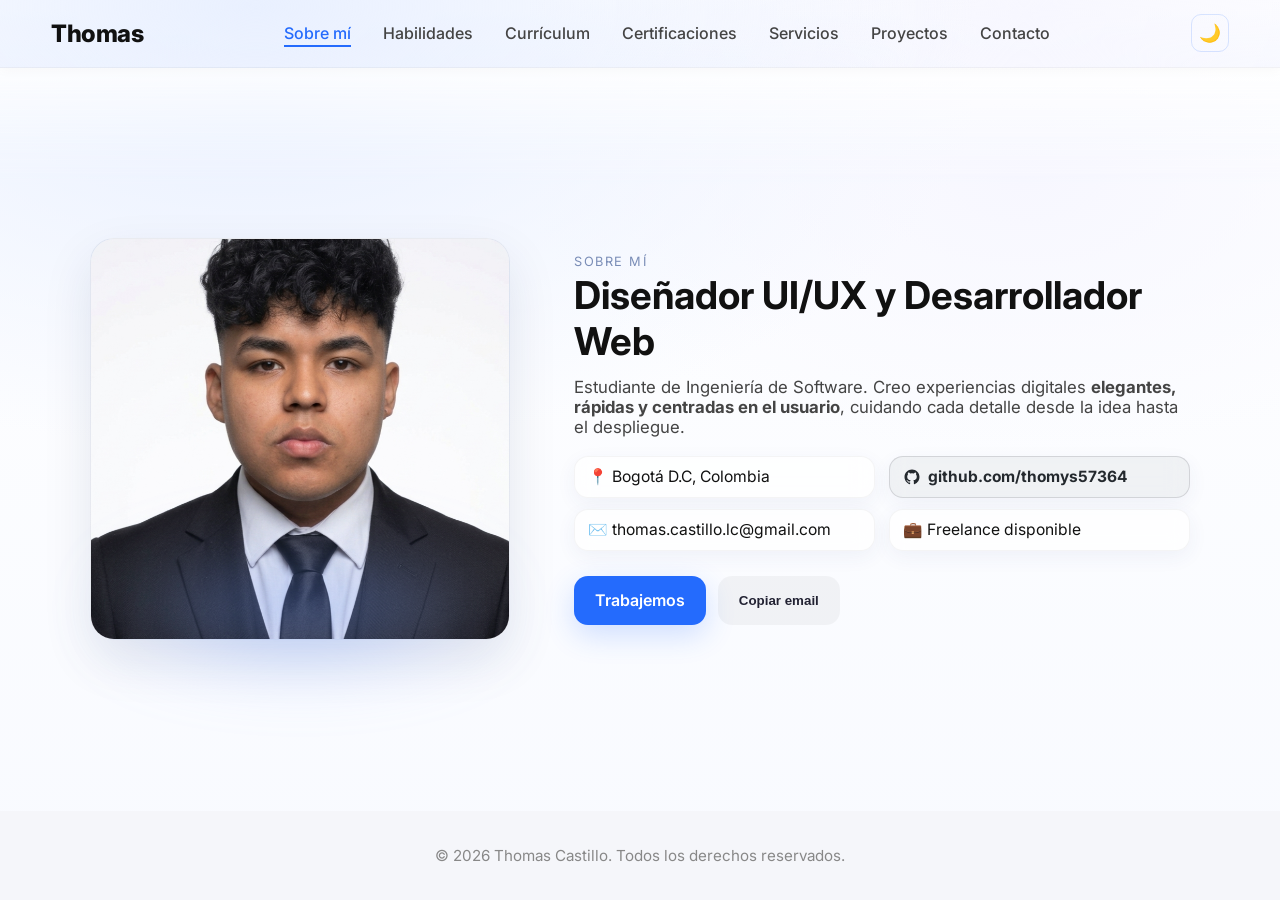
<file: pages/sobre-mi.html>
<!DOCTYPE html>
<html lang="es">
<head>
  <meta charset="utf-8" />
  <meta name="viewport" content="width=device-width, initial-scale=1" />
  <title>Sobre mí | Thomas Castillo</title>
  <link rel="icon" href="../assets/img/favicon.png" />
  <link href="https://fonts.googleapis.com/css2?family=Inter:wght@400;700&display=swap" rel="stylesheet" />
  <link rel="stylesheet" href="../css/styles.css?v=6">
</head>
<body>

<nav class="navbar" id="mainNav" aria-label="Navegación principal">
  <a class="logo" href="../index.html">Thomas</a>
  <ul id="navMenu" class="nav-links" role="list">
    <li><a href="sobre-mi.html">Sobre mí</a></li>
    <li><a href="habilidades.html">Habilidades</a></li>
    <li><a href="curriculum.html">Currículum</a></li>
    <li><a href="certificaciones.html">Certificaciones</a></li>
    <li><a href="servicios.html">Servicios</a></li>
    <li><a href="proyectos.html">Proyectos</a></li>
    <li class="nav-cta"><a href="contacto.html">Contacto</a></li>
  </ul>
  <div class="nav-right">
    <button class="dark-toggle" type="button" aria-label="Cambiar a modo oscuro" title="Modo oscuro">
      <span class="dark-icon" aria-hidden="true">🌙</span>
    </button>
    <button class="nav-toggle" type="button" aria-expanded="false" aria-controls="navMenu" aria-label="Abrir menú de navegación">
      <span class="nav-toggle__bar" aria-hidden="true"></span>
      <span class="nav-toggle__bar" aria-hidden="true"></span>
      <span class="nav-toggle__bar" aria-hidden="true"></span>
    </button>
  </div>
  <div class="nav-backdrop" hidden></div>
</nav>

<main>
  <section id="about" class="about panel bg-stack" aria-label="Sobre mí">
    <div class="about-wrap">
      <div class="about-media reveal" data-delay="0.05">
        <div class="portrait">
          <img src="../assets/img/my-profile-img.jpg" alt="Retrato de Thomas Castillo" loading="lazy" decoding="async">
        </div>
        <div class="blob" aria-hidden="true"></div>
      </div>

      <div class="about-copy">
        <p class="eyebrow reveal" data-delay="0.10">Sobre mí</p>
        <h2 class="headline reveal" data-delay="0.15">Diseñador UI/UX y Desarrollador Web</h2>
        <p class="lede reveal" data-delay="0.20">
          Estudiante de Ingeniería de Software. Creo experiencias digitales
          <b>elegantes, rápidas y centradas en el usuario</b>, cuidando cada detalle
          desde la idea hasta el despliegue.
        </p>

        <ul class="facts" role="list">
          <li class="reveal" data-delay="0.25">📍 Bogotá D.C, Colombia</li>
          <li class="reveal fact-github" data-delay="0.30">
            <a href="https://github.com/thomys57364" target="_blank" rel="noopener noreferrer" aria-label="Perfil de GitHub de thomys57364">
              <svg aria-hidden="true" width="18" height="18" viewBox="0 0 24 24" fill="currentColor" style="flex-shrink:0">
                <path d="M12 2C6.477 2 2 6.484 2 12.017c0 4.425 2.865 8.18 6.839 9.504.5.092.682-.217.682-.483 0-.237-.008-.868-.013-1.703-2.782.605-3.369-1.343-3.369-1.343-.454-1.158-1.11-1.466-1.11-1.466-.908-.62.069-.608.069-.608 1.003.07 1.531 1.032 1.531 1.032.892 1.53 2.341 1.088 2.91.832.092-.647.35-1.088.636-1.338-2.22-.253-4.555-1.113-4.555-4.951 0-1.093.39-1.988 1.029-2.688-.103-.253-.446-1.272.098-2.65 0 0 .84-.27 2.75 1.026A9.564 9.564 0 0 1 12 6.844a9.59 9.59 0 0 1 2.504.337c1.909-1.296 2.747-1.027 2.747-1.027.546 1.379.202 2.398.1 2.651.64.7 1.028 1.595 1.028 2.688 0 3.848-2.339 4.695-4.566 4.943.359.309.678.92.678 1.855 0 1.338-.012 2.419-.012 2.747 0 .268.18.58.688.482A10.02 10.02 0 0 0 22 12.017C22 6.484 17.522 2 12 2Z"/>
              </svg>
              github.com/thomys57364
            </a>
          </li>
          <li class="reveal" data-delay="0.35">✉️ <span id="emailText">thomas.castillo.lc@gmail.com</span></li>
          <li class="reveal" data-delay="0.40">💼 Freelance disponible</li>
        </ul>

        <div class="cta-row">
          <a class="btn primary reveal" data-delay="0.55" href="contacto.html">Trabajemos</a>
          <button class="btn ghost reveal" data-delay="0.60" id="copyEmail" type="button">Copiar email</button>
        </div>
      </div>
    </div>
  </section>
</main>

<footer class="site-footer">
  <p>© 2026 Thomas Castillo. Todos los derechos reservados.</p>
</footer>

<nav class="tc-mnav js-tc-mnav" aria-label="Menú móvil">
  <div class="tc-mnav__dot" aria-hidden="true"></div>
  <button class="tc-mnav__btn" type="button" aria-expanded="false" aria-label="Abrir menú de navegación">
    <span class="tc-mnav__bar" aria-hidden="true"></span>
    <span class="tc-mnav__bar" aria-hidden="true"></span>
    <span class="tc-mnav__bar" aria-hidden="true"></span>
  </button>
  <div class="tc-mnav__panel">
    <a class="tc-mnav__link" href="../index.html">Inicio</a>
    <a class="tc-mnav__link" href="sobre-mi.html">Sobre mí</a>
    <a class="tc-mnav__link" href="habilidades.html">Habilidades</a>
    <a class="tc-mnav__link" href="curriculum.html">Currículum</a>
    <a class="tc-mnav__link" href="certificaciones.html">Certificaciones</a>
    <a class="tc-mnav__link" href="servicios.html">Servicios</a>
    <a class="tc-mnav__link" href="proyectos.html">Proyectos</a>
    <a class="tc-mnav__link" href="contacto.html">Contacto</a>
  </div>
</nav>

<script src="../js/script.js?v=5"></script>
</body>
</html>
</file>
<file: css/styles.css>
html{ overflow-x: hidden; }

  :root{
    --primary:#246bfd;
    --bg:#fff;
    --bg-light:#f7f7f7;
    --text:#111;
    --text-light:#444;
    --radius:2rem;
    --shadow:0 2px 24px rgba(60,80,170,.08);
  }

  html{ scroll-behavior:smooth; }
  body{
    font-family:'Inter',sans-serif;
    margin:0;
    background:var(--bg);
    color:var(--text);
  }

  /* ===== Panel de sección + difuminado superior/inferior ===== */
  .panel{
    min-height:100svh;
    display:grid;
    place-items:center;
    padding:clamp(4rem,8vh,7rem) 7vw;
    position:relative;
    overflow:clip;
    isolation:isolate;
    scroll-margin-top:72px;
  }
  .panel::before,
  .panel::after{
    content:"";
    position:absolute; left:0; right:0;
    height:14vh; pointer-events:none; z-index:1;
    background:linear-gradient(180deg,#fff 0%,#f8faff 100%);
    -webkit-mask-image:linear-gradient(to bottom,black,transparent);
            mask-image:linear-gradient(to bottom,black,transparent);
    opacity:.85;
    z-index: 0;
  }
  .panel::before{ top:-1px; }
  .panel::after{ bottom:-1px; transform:rotate(180deg); z-index: 0;}

  /* ===== Fondo continuo ===== */
  .bg-stack{
    background:
      radial-gradient(1200px 600px at 20% 10%, #e9f0ff 0%, transparent 60%),
      radial-gradient(900px 500px at 80% 20%, #f7f7ff 0%, transparent 55%),
      linear-gradient(180deg, #ffffff 0%, #f8faff 100%);
    background-repeat:no-repeat;
    background-size:cover,cover,100% 100%;
    background-attachment: fixed, fixed, fixed;
  }
  .hero.bg-stack{  background-position:20% 10%, 80% 20%, 0 0; }
  .about.bg-stack{ background-position:26% 4%, 78% 16%, 0 0; }
  .skills.bg-stack{background-position:22% 7%, 82% 18%, 0 0; }
  .resume.bg-stack{background-position:24% 6%, 82% 18%, 0 0; }
  .certifications.bg-stack{background-position:28% 6%, 80% 20%, 0 0; }
  .services.bg-stack{background-position:26% 6%, 80% 18%, 0 0; }

  /* ===== Títulos de sección genéricos ===== */
  section{ padding:4rem 0; }
  .section-title{ text-align:center; margin-bottom:2.5rem; }
  .section-title h2{ font-size:2rem; margin-bottom:.7rem; }
  .section-title p{ color:var(--text-light); }

  /* ===== Navbar (Apple-like) ===== */
  .navbar{
    position:sticky; top:0; z-index:1000;
    display:flex; justify-content:space-between; align-items:center;
    padding:.9rem clamp(1.4rem,4vw,4rem);
    background:
      radial-gradient(1200px 600px at 20% 10%, #e9f0ff 0%, transparent 60%),
      radial-gradient(900px 500px at 80% 20%, #f7f7ff 0%, transparent 55%),
      linear-gradient(180deg,#fff 0%,#f8faff 100%);
    backdrop-filter:blur(16px) saturate(1.05);
    -webkit-backdrop-filter:blur(16px) saturate(1.05);
    border-bottom:1px solid rgba(0,0,0,.04);
    box-shadow:0 2px 12px rgba(0,0,0,.03);
    transform:translateY(-100%);
    opacity:0;
    transition:background .35s ease, padding .35s ease, box-shadow .35s ease, transform .5s ease, opacity .5s ease;
  }
  .navbar.loaded{ transform:translateY(0); opacity:1; }
  .navbar.scrolled{
    background:rgba(255,255,255,.82);
    box-shadow:0 4px 16px rgba(0,0,0,.06);
    padding:.6rem clamp(1.4rem,4vw,4rem);
  }
  .navbar .logo{
    font-weight:800; font-size:1.5rem; letter-spacing:-.02em;
    color:var(--text); text-decoration:none;
  }
  .navbar .nav-links{ display:flex; gap:2rem; margin:0; padding:0; list-style:none; }
  .navbar a{
    text-decoration:none; font-weight:500; font-size:1rem;
    color:var(--text-light); position:relative; transition:color .2s ease;
  }
  .navbar a:hover{ color:var(--primary); }
  .navbar a.active{ color:var(--primary); }
  .navbar a::after{
    content:""; position:absolute; left:0; bottom:-4px;
    width:0%; height:2px; background:var(--primary); transition:width .25s ease;
  }
  .navbar a:hover::after{ width:100%; }
  .navbar a.active::after{ width:100%; }
  @media (max-width:768px){
    .navbar .nav-links{ gap:1rem; }
    .navbar a{ font-size:.95rem; }
  }

  /* ===== HERO mejorado ===== */
  .hero{
    position:relative; min-height:88vh;
    display:grid; place-items:center;
    padding:8rem 1.5rem 4rem;
    overflow:hidden; isolation:isolate;
    background:
      radial-gradient(1200px 600px at 20% 10%, #e9f0ff 0%, transparent 60%),
      radial-gradient(900px 500px at 80% 20%, #f7f7ff 0%, transparent 55%),
      linear-gradient(180deg,#fff 0%,#f8faff 100%);
    --scrollP:0; /* 0..1 se actualiza con JS */
  }
  .hero-blob{
    position:absolute; inset:auto; width:36vmax; height:36vmax;
    filter:blur(45px); opacity:.55; z-index:-1; border-radius:50%;
    transform:translateZ(0); animation:float 12s ease-in-out infinite; will-change:transform;
    opacity:0; transform:scale(.9);
  }
  .hero-blob--1{ background:#b8c8ff; top:-8vmax; left:-8vmax; }
  .hero-blob--2{ background:#ffd9ec; bottom:-10vmax; right:-12vmax; animation-delay:-4s; }
  .hero.revealed .hero-blob{
    opacity:.55; transform:none;
    transition:transform .9s cubic-bezier(.2,.7,.2,1) .1s, opacity .6s .1s;
  }

  .hero-card{
    width:min(880px,92vw);
    text-align:center;
    padding:clamp(1.6rem,3vw,2.6rem) clamp(1.4rem,4vw,3rem);
    border-radius:28px;
    background:rgba(255,255,255,.55);
    box-shadow:0 12px 40px rgba(70,90,180,.08);
    backdrop-filter:blur(14px) saturate(1.05);
    -webkit-backdrop-filter:blur(14px) saturate(1.05);
    transform:translateY(14px) scale(.985);
    opacity:0;
  }
  .hero-card.revealed{
    transform:none; opacity:1;
    transition:transform .6s cubic-bezier(.2,.7,.2,1), opacity .6s;
  }
  .hero-portrait{ margin:0 auto 1.2rem; }
  .hero-portrait img{
    display:block; width:160px; height:160px; border-radius:50%;
    object-fit:cover; border:4px solid #fff; box-shadow:0 10px 30px rgba(50,70,160,.12);
  }

  .hero-title{ font-size:clamp(1.8rem,3.4vw,3rem); font-weight:800; letter-spacing:-.02em; margin:.2rem 0 .7rem; }
  .hero-title .accent{ color:var(--primary); }
  .hero-desc{ font-size:clamp(1.02rem,1.6vw,1.25rem); color:var(--text-light); max-width:56ch; margin:0 auto 1.6rem; }
  .hero-cta{ display:flex; justify-content:center; gap:.9rem; }

  .hero-btn{
    position:relative; background:var(--primary); color:#fff; border:0;
    padding:.95rem 2.4rem; border-radius:999px; font-weight:700; letter-spacing:.01em;
    box-shadow:0 10px 28px rgba(36,107,253,.22); transform:translateZ(0);
    transition:transform .15s ease, box-shadow .2s ease, background .2s ease; overflow:hidden;
  }
  .hero-btn:hover{ transform:translateY(-2px); box-shadow:0 16px 34px rgba(36,107,253,.32); }
  .hero-btn:active{ transform:translateY(0); box-shadow:0 8px 18px rgba(36,107,253,.24); }
  .btn-shine{
    content:""; position:absolute; inset:0;
    background:linear-gradient(120deg,transparent 0%, rgba(255,255,255,.35) 20%, transparent 40%);
    transform:translateX(-130%) skewX(-20deg); transition:transform .7s ease; pointer-events:none;
  }
  .hero-btn:hover .btn-shine{ transform:translateX(130%) skewX(-20deg); }

  .scroll-hint{
    position:absolute; bottom:1.6rem; left:50%; translate:-50% 0;
    width:42px; height:42px; border-radius:50%;
    background:rgba(255,255,255,.7); border:1px solid rgba(0,0,0,.06);
    box-shadow:0 6px 18px rgba(20,30,70,.08);
    backdrop-filter:blur(10px); -webkit-backdrop-filter:blur(10px);
    display:grid; place-items:center; cursor:pointer;
    transition:transform .2s ease, background .2s ease;
  }
  .scroll-hint:hover{ transform:translateY(-2px); background:#fff; }
  .scroll-hint .chev{ width:10px; height:10px; border-bottom:2px solid #333; border-right:2px solid #333; rotate:45deg; animation:bounce 1.7s infinite; }

  /* Entradas escalonadas */
  [data-animate]{ opacity:0; transform:translateY(18px) scale(.98); filter:blur(3px); }
  .hero.revealed [data-animate]{
    opacity:1; transform:none; filter:blur(0);
    transition:opacity .6s ease, transform .6s ease, filter .6s ease;
  }
  .hero.revealed [data-animate]:nth-child(1){ transition-delay:.05s }
  .hero.revealed [data-animate]:nth-child(2){ transition-delay:.15s }
  .hero.revealed [data-animate]:nth-child(3){ transition-delay:.25s }
  .hero.revealed [data-animate]:nth-child(4){ transition-delay:.35s }

  .hero.revealed .hero-btn{ animation:pop .5s .45s both; }
  .hero-card{ transform:translateY(calc(14px + var(--scrollP) * 22px)) scale(calc(.985 - var(--scrollP) * .02)); opacity:calc(1 - var(--scrollP) * .35); }

  @keyframes float{ 0%,100%{ transform:translate(0,0) } 50%{ transform:translate(2vmax,-1.6vmax) } }
  @keyframes bounce{ 0%,100%{ transform:translateY(-2px); opacity:.8 } 50%{ transform:translateY(2px); opacity:1 } }
  @keyframes pop{ 0%{ transform:scale(.9) } 60%{ transform:scale(1.03) } 100%{ transform:scale(1) } }

  

  /* ===== ABOUT ===== */
  .about{
    padding:6rem 7vw;
    background:
      radial-gradient(1000px 600px at 30% -10%, #e9f0ff 0%, transparent 65%),
      radial-gradient(800px 400px at 70% 0%, #f7f7ff 0%, transparent 60%),
      linear-gradient(180deg,#f8faff 0%, #f6f8ff 100%);
  }
  .about-wrap{
    width:min(1100px,100%);
    display:grid;
    grid-template-columns:minmax(260px,420px) minmax(280px,1fr);
    gap:clamp(2rem,5vw,4rem);
    align-items:center;
  }
  @media (max-width:900px){ .about-wrap{ grid-template-columns:1fr; } .about{ padding:4.5rem 6vw; } }

  .about-media{ position:relative; }
  .portrait{
    position:relative; border-radius:24px; overflow:hidden;
    border:1px solid rgba(0,0,0,.06); box-shadow:0 20px 50px rgba(20,35,90,.10);
    transform:translateZ(0); transition:transform .35s ease;
    background:
      radial-gradient(1200px 600px at 20% 10%, #e9f0ff 0%, transparent 60%),
      radial-gradient(900px 500px at 80% 20%, #f7f7ff 0%, transparent 55%),
      linear-gradient(180deg,#fff 0%,#f8faff 100%);
  }
  .portrait img{ display:block; width:100%; height:auto; }
  .portrait:hover{ transform:translateY(-4px) scale(1.01) rotate(-.3deg); }
  .blob{
    position:absolute; inset:auto -8% -10% -8%; height:36%; border-radius:50%;
    background:radial-gradient(60% 60% at 50% 50%, var(--primary) 0%, #9cb7ff 45%, transparent 70%);
    filter:blur(38px); opacity:.35; pointer-events:none;
  }

  .eyebrow{ text-transform:uppercase; letter-spacing:.12em; font-size:.8rem; color:#7a8db7; margin:0 0 .2rem; }
  .headline{ font-size:clamp(1.8rem,3.2vw,2.4rem); margin:0 0 .8rem; }
  .lede{ color:var(--text-light); font-size:1.05rem; margin:0 0 1.2rem; }

  .facts{
    display:grid; grid-template-columns:repeat(auto-fit, minmax(200px,1fr));
    gap:.7rem .9rem; margin:1.2rem 0 1.6rem; padding:0; list-style:none;
  }
  .facts li{
    background:rgba(255,255,255,.7);
    backdrop-filter:blur(10px); -webkit-backdrop-filter:blur(10px);
    border:1px solid rgba(0,0,0,.04);
    border-radius:14px; padding:.65rem .8rem;
    box-shadow:0 6px 20px rgba(50,70,140,.06); font-size:.98rem;
    min-width:0; overflow:hidden;
  }

  .btn{ display:inline-flex; align-items:center; justify-content:center; padding:.9rem 1.3rem; border-radius:14px; border:none; font-weight:600; cursor:pointer; transition:transform .15s ease, background .2s ease, box-shadow .2s ease; }
  .btn.primary{ background:var(--primary); color:#fff; box-shadow:0 10px 30px rgba(36,107,253,.20); }
  .btn.primary:hover{ transform:translateY(-2px); background:#1c57d0; }
  .btn.ghost{ background:rgba(0,0,0,.04); color:#223; }
  .btn.ghost:hover{ transform:translateY(-2px); background:rgba(0,0,0,.06); }
  .cta-row{ display:flex; gap:.8rem; flex-wrap:wrap; }

  /* Utilitario reveal (compartido) */
  .reveal{ opacity:0; transform:translateY(22px); will-change:transform,opacity; }
  .reveal.in{ opacity:1; transform:none; transition:opacity .6s ease, transform .6s ease; }

  /* ===== SKILLS (versión final) ===== */
  .skills.panel{ padding:clamp(5rem,12vh,8rem) 7vw; position:relative;
    background:
      radial-gradient(1000px 600px at 30% -10%, #e9f0ff 0%, transparent 65%),
      radial-gradient(800px 400px at 70% 0%, #f7f7ff 0%, transparent 60%),
      linear-gradient(180deg,#f8faff 0%, #f6f8ff 100%);
  }
  .skills::before{
    content:""; position:absolute; inset:-10% -20% auto -10%; height:40%;
    background:radial-gradient(45% 60% at 20% 30%, rgba(36,107,253,.12), rgba(156,183,255,.08) 45%, transparent 65%);
    filter:blur(28px); pointer-events:none; z-index:-1;
  }
  .skills .section-title h2{ font-size:clamp(1.8rem,3vw,2.3rem); letter-spacing:-.02em; }
  .skills .section-title p{ color:var(--text-light); opacity:.9; }

  /* SKILLS — grid horizontal estable */
#skills .skills-grid{
  display: grid !important;
  width: 100%;
  max-width: 1100px;
  margin: 0 auto;
  gap: 1.2rem;
  grid-template-columns: repeat(auto-fill, minmax(280px, 1fr));
}


@media (max-width: 1024px){
  #skills .skills-grid{ grid-template-columns: repeat(2, 1fr); }
}
@media (max-width: 600px){
  #skills .skills-grid{ grid-template-columns: 1fr; }
}


  .skill{
    position:relative;
    background:rgba(255,255,255,.72);
    backdrop-filter:blur(10px); -webkit-backdrop-filter:blur(10px);
    border:1px solid rgba(30,40,80,.06);
    box-shadow:0 18px 50px rgba(30,50,120,.09);
    border-radius:20px; padding:1.15rem 1.1rem;
    transform:translateY(18px); opacity:0;
    transition:transform .55s ease, opacity .55s ease, box-shadow .25s ease, border-color .25s ease;
  }
  .skill.in{ transform:none; opacity:1; }
  .skill:hover{ box-shadow:0 22px 64px rgba(30,50,120,.14); border-color:rgba(36,107,253,.18); }
  .skill::after{
    content:""; position:absolute; inset:auto 8% -16% 8%; height:42%;
    background:radial-gradient(60% 60% at 50% 20%, rgba(36,107,253,.18), rgba(156,183,255,.08) 50%, transparent 70%);
    filter:blur(18px); z-index:-1; opacity:.7;
  }

  .skill-head{
    display:grid; grid-template-columns:auto 1fr auto; align-items:center; gap:.85rem; margin-bottom:.75rem;
  }
  .icon-wrap{
    width:42px; height:42px; display:grid; place-items:center; border-radius:14px;
    background:linear-gradient(180deg,#f5f8ff,#eaf0ff);
    border:1px solid rgba(36,107,253,.15);
    box-shadow:inset 0 1px 0 rgba(255,255,255,.7), 0 8px 18px rgba(36,107,253,.12);
    font-size:1.25rem;
  }
  .skill h3{ margin:0; font-size:1.02rem; letter-spacing:-.2px; }
  .badge{
    font-weight:700; font-size:.82rem; padding:.35rem .6rem; border-radius:999px;
    background:linear-gradient(180deg,#eef3ff,#dde8ff);
    border:1px solid rgba(36,107,253,.18);
    box-shadow:0 6px 16px rgba(36,107,253,.12);
  }

  .meter{
    position:relative; height:10px; border-radius:999px; overflow:hidden;
    background:linear-gradient(180deg,#edf2ff,#dde6ff);
    box-shadow:inset 0 1px 2px rgba(0,0,0,.05);
  }
  .fill{
    position:absolute; inset:0 auto 0 0; width:0%;
    background:
      linear-gradient(90deg,#246bfd,#8fb0ff 65%),
      repeating-linear-gradient(90deg, rgba(255,255,255,.18) 0 12px, transparent 12px 24px);
    border-radius:inherit; transition:width 950ms cubic-bezier(.2,.7,0,1); will-change:width;
  }
  .skill:hover .fill{ filter:saturate(1.1); }
  .fill::after{
    content:""; position:absolute; inset:0;
    background:linear-gradient(90deg,transparent 0%, rgba(255,255,255,.55) 25%, transparent 50%);
    transform:translateX(-120%); animation:shine 1.7s ease infinite;
  }
  @keyframes shine{ to{ transform:translateX(120%); } }

  .skill-tools{ display:flex; flex-wrap:wrap; gap:.35rem .4rem; margin-top:.65rem; }
  .skill-tools .chip{
    font-size:.78rem; padding:.28rem .55rem; border-radius:999px;
    background:rgba(0,0,0,.04); border:1px solid rgba(20,30,60,.06);
  }
  @media (max-width:560px){
    .skill-head{ grid-template-columns:auto 1fr auto; }
    .icon-wrap{ width:38px; height:38px; font-size:1.1rem; }
    .badge{ font-size:.78rem; }
  }
/* elimina el velo inferior de about y el superior de skills */
.about.panel::after,
.skills.panel::before{
  content: none;
}

  /* ===== RESUME ===== */
  .resume.panel{ padding:clamp(5rem,12vh,8rem) 7vw; }
  .resume .section-title h2{ font-size:clamp(1.8rem,3vw,2.3rem); letter-spacing:-.02em; }
  .resume .section-title p{ color:var(--text-light); opacity:.9; max-width:70ch; margin:0 auto; }

  .resume-wrap{
    width:min(1100px,100%); margin:1.6rem auto 0;
    display:grid; gap:1.2rem; grid-template-columns:minmax(260px,340px) 1fr;
  }
  @media (max-width:900px){ .resume-wrap{ grid-template-columns:1fr; } }

  .cv-card{
    position:relative;
    background:rgba(255,255,255,.72);
    backdrop-filter:blur(10px); -webkit-backdrop-filter:blur(10px);
    border:1px solid rgba(30,40,80,.06);
    border-radius:20px; box-shadow:0 18px 50px rgba(30,50,120,.09);
    padding:1.2rem 1.1rem;
  }
  .cv-card + .cv-card{ margin-top:.9rem; }
  .cv-head{ display:flex; align-items:center; gap:.9rem; margin-bottom:.6rem; }
  .cv-head .avatar{ width:72px; height:72px; border-radius:50%; overflow:hidden; box-shadow:0 8px 22px rgba(50,70,160,.12); border:3px solid #fff; flex:0 0 72px; }
  .cv-head .avatar img{ display:block; width:100%; height:100%; object-fit:cover; object-position:center; }
  .cv-head h3{ margin:0; font-size:1.12rem; }
  .cv-sub{ color:var(--text-light); margin:.2rem 0 0; font-size:.95rem; }
  .cv-list{ list-style:none; padding:0; margin:.4rem 0 0; display:grid; gap:.45rem; }
  .cv-list li{ display:flex; align-items:center; gap:.5rem; font-size:.97rem; }
  .cv-list b{ color:var(--primary); font-weight:700; }
  .cv-cta{ display:flex; gap:.6rem; flex-wrap:wrap; margin-top:.9rem; }
  .cv-cta .btn{ padding:.8rem 1.1rem; border-radius:12px; }
  .btn.outline{ background:transparent; border:1px solid rgba(36,107,253,.25); color:var(--primary); }

  .timeline{ position:relative; padding-left:22px; }
  .timeline::before{
    content:""; position:absolute; left:10px; top:.2rem; bottom:.2rem; width:2px;
    background:linear-gradient(180deg,#dfe7ff,#bcd0ff); border-radius:2px;
  }
  .t-item{
    position:relative; margin:0 0 1.1rem; padding:1rem;
    opacity:0; transform:translateY(18px);
    background:rgba(255,255,255,.68);
    border:1px solid rgba(30,40,80,.06); border-radius:16px;
    box-shadow:0 16px 40px rgba(30,50,120,.08);
    transition:transform .55s ease, opacity .55s ease, box-shadow .25s ease, border-color .25s ease;
  }
  .t-item.in{ opacity:1; transform:none; }
  .t-item:hover{ box-shadow:0 22px 64px rgba(30,50,120,.12); border-color:rgba(36,107,253,.16); }
  .t-meta{ display:flex; gap:.6rem; flex-wrap:wrap; align-items:center; margin-bottom:.35rem; }
  .t-role{ font-weight:700; } .t-place{ color:#234; } .t-date{ margin-left:auto; color:#7795ff; font-size:.93rem; }
  .t-badges{ display:flex; gap:.35rem; flex-wrap:wrap; margin:.5rem 0 0; }
  .badge-soft{ font-size:.78rem; padding:.28rem .55rem; border-radius:999px; background:rgba(0,0,0,.04); border:1px solid rgba(20,30,60,.06); }
  .t-group{ margin-top:.8rem; }
  .t-group h3{ margin:.2rem 0 .6rem; color:var(--primary); font-size:1.05rem; letter-spacing:-.01em; }

  /* ===== CERTIFICATIONS ===== */
  .certifications.panel{ padding:clamp(3rem,6vh,5rem) 7vw; min-height:auto !important; display:block !important; }
  .cert-head{
    display:flex; flex-direction:column; align-items:center; gap:.8rem;
    width:min(1100px,100%); margin:0 auto 1.2rem; text-align:center;
  }
  .cert-head .section-title{ text-align:center; margin:0; }
  .cert-head .section-title h2{ font-size:clamp(1.8rem,3vw,2.3rem); letter-spacing:-.02em; }
  .cert-head .section-title p{ color:var(--text-light); opacity:.9; max-width:70ch; }

  .cert-tabs{ display:flex; flex-wrap:wrap; gap:.5rem; }
  .tab{
    border:1px solid rgba(36,107,253,.22);
    background:rgba(255,255,255,.7); backdrop-filter:blur(10px); -webkit-backdrop-filter:blur(10px);
    color:#223; font-weight:600; font-size:.92rem; padding:.55rem .9rem; border-radius:999px; cursor:pointer;
    transition:transform .15s ease, background .2s ease, box-shadow .2s ease, color .2s ease;
  }
  .tab[aria-selected="true"]{ background:var(--primary); color:#fff; box-shadow:0 10px 24px rgba(36,107,253,.22); }
  .tab:hover{ transform:translateY(-2px); }

  .cert-grid{
    width:min(1100px,100%); margin:1.2rem auto 0;
    display:grid; gap:1rem; grid-template-columns:repeat(auto-fit, minmax(240px,1fr));
  }
  .c-card{
    position:relative; overflow:hidden; border-radius:18px;
    background:rgba(255,255,255,.75);
    border:1px solid rgba(20,30,60,.06);
    box-shadow:0 16px 40px rgba(30,50,120,.09);
    transform:translateY(18px); opacity:0;
    transition:transform .55s ease, opacity .55s ease, box-shadow .25s ease, border-color .25s ease;
  }
  .c-card.in{ transform:none; opacity:1; }
  .c-card:hover{ box-shadow:0 22px 64px rgba(30,50,120,.13); border-color:rgba(36,107,253,.16); }
  .c-media{ aspect-ratio:4/3; background:#eef2ff; display:grid; place-items:center; overflow:hidden; }
  .c-media img{ width:100%; height:100%; object-fit:cover; }
  .c-body{ padding:.85rem .95rem 1rem; }
  .c-title{ font-weight:700; font-size:1rem; margin:0 0 .2rem; letter-spacing:-.2px; }
  .c-issuer{ color:#345; font-size:.92rem; }
  .c-meta{ display:flex; justify-content:space-between; align-items:center; margin-top:.55rem; }
  .c-date{ color:#7795ff; font-size:.9rem; }
  .c-actions{ display:flex; gap:.4rem; }
  .btn-mini{
    border:1px solid rgba(36,107,253,.25); background:#fff; border-radius:10px;
    padding:.45rem .6rem; font-weight:600; font-size:.86rem; cursor:pointer;
    transition:background .2s ease, transform .15s ease, box-shadow .2s ease;
  }
  .btn-mini:hover{ background:#f3f7ff; transform:translateY(-1px); }
  .btn-mini.primary{ background:var(--primary); color:#fff; box-shadow:0 8px 18px rgba(36,107,253,.25); border-color:transparent; }
  .btn-mini.primary:hover{ filter:brightness(.97); }

  /* ocultar tarjetas filtradas */
.c-card.hidden{
  display: none;
}

  /* ===== Servicios (solo versión con #services) ===== */
  #services.panel{ padding:clamp(5rem,12vh,8rem) 7vw; }
  #services{ opacity:0; transform:translateY(22px) scale(.98); will-change:opacity,transform; }
  #services.in{ opacity:1; transform:none; transition:opacity .6s ease, transform .6s ease; }

  #services .services-head{
    width:min(1100px,100%); margin:0 auto 3rem;
    text-align:center;
  }
  #services .services-head h2{ font-size:clamp(1.8rem,3vw,2.3rem); letter-spacing:-.02em; }
  #services .services-head p{ color:var(--text-light); opacity:.9; max-width:60ch; margin:0 auto; }

  #services .services-grid{
    width:min(1100px,100%); margin:0 auto;
    display:flex; flex-wrap:wrap; justify-content:center; align-items:stretch; gap:1.5rem;
    opacity:0; transform:translateY(14px); will-change:opacity,transform;
  }
  #services .service-card{
    box-sizing:border-box;
    flex:0 0 calc((100% - 3rem) / 3);
    min-width:220px; max-width:360px;
  }
  #services.in .services-grid{ opacity:1; transform:none; transition:opacity .6s ease .05s, transform .6s ease .05s; }

  #services .service-card{
    position:relative; overflow:hidden; border-radius:18px;
    background:rgba(255,255,255,.75);
    border:1px solid rgba(20,30,60,.06);
    box-shadow:0 16px 40px rgba(30,50,120,.09);
    padding:1.5rem; text-align:center;
    opacity:0; transform:translateY(20px);
    transition:transform .6s ease, opacity .6s ease, box-shadow .25s ease, border-color .25s ease;
    will-change:transform;
  }
  #services .service-card.in{ opacity:1; transform:none; }
  #services .service-card:hover{
    transform:translateY(-4px) scale(1.04);
    box-shadow:0 26px 70px rgba(30,50,120,.16);
    border-color:rgba(36,107,253,.22);
  }
  #services.in .service-card:nth-child(1){ transition-delay:.08s; }
  #services.in .service-card:nth-child(2){ transition-delay:.12s; }
  #services.in .service-card:nth-child(3){ transition-delay:.16s; }
  #services.in .service-card:nth-child(4){ transition-delay:.20s; }
  #services.in .service-card:nth-child(5){ transition-delay:.24s; }

  #services .service-icon{
    width:60px; height:60px; display:grid; place-items:center; margin:0 auto 1rem; border-radius:50%;
    background:linear-gradient(180deg,#f5f8ff,#eaf0ff);
    border:1px solid rgba(36,107,253,.15);
    box-shadow:inset 0 1px 0 rgba(255,255,255,.7), 0 8px 18px rgba(36,107,253,.12);
    font-size:1.6rem;
  }
  #services .service-title{ margin:0 0 .5rem; font-weight:800; font-size:1.1rem; }
  #services .service-desc{ color:#233; opacity:.95; font-size:.95rem; }
  #services .service-chips{ display:flex; flex-wrap:wrap; gap:.4rem; margin-top:1rem; justify-content:center; }
  .chip{ font-size:.78rem; padding:.28rem .55rem; border-radius:999px; background:rgba(0,0,0,.04); border:1px solid rgba(20,30,60,.06); }

  @media (prefers-reduced-motion:reduce){
  /* excluir servicios para que se sigan animando */
  #about, #skills, #resume, #certifications {
    transition:none !important;
    transform:none !important;
  }
}



  /* ===== CONTACTO + REFERENCIAS (sección combinada) ===== */
#contact.panel { padding:clamp(3rem,7vh,5rem) 7vw; min-height:auto !important; display:block !important; }

.contact-refs-wrap{
  width:min(1100px,100%); margin:0 auto;
  display:flex; flex-direction:column; align-items:center; gap:0;
}

.section-divider{
  width:min(500px,80%); height:1px;
  background:linear-gradient(90deg, transparent, rgba(36,107,253,.18), transparent);
  margin:2.2rem auto;
}

/* Sub-título dentro de la sección combinada */
.contact-refs-wrap .ref-sub-title{
  text-align:center; margin:0 0 1.2rem;
}
.contact-refs-wrap .ref-sub-title h3{
  font-size:clamp(1.4rem,2.2vw,1.8rem); letter-spacing:-.02em; margin:0 0 .4rem;
}
.contact-refs-wrap .ref-sub-title p{ color:var(--text-light); font-size:.97rem; margin:0; }

.ref-grid{
  width:min(1100px,100%); margin:0 auto;
  display:grid; gap:1.2rem;
  grid-template-columns:repeat(auto-fit, minmax(260px,1fr));
}

.ref-card{
  background:rgba(255,255,255,.72);
  backdrop-filter:blur(10px); -webkit-backdrop-filter:blur(10px);
  border:1px solid rgba(30,40,80,.06);
  border-radius:18px;
  box-shadow:0 16px 40px rgba(30,50,120,.09);
  padding:1.4rem 1.3rem;
  transition:transform .35s ease, box-shadow .25s ease, border-color .25s ease;
}
.ref-card:hover{
  transform:translateY(-4px);
  box-shadow:0 22px 60px rgba(30,50,120,.14);
  border-color:rgba(36,107,253,.18);
}
.ref-name{ font-weight:800; font-size:1.08rem; color:var(--text); margin-bottom:.2rem; }
.ref-role{ color:var(--primary); font-weight:600; font-size:.95rem; margin-bottom:.15rem; }
.ref-org{ color:var(--text-light); font-size:.9rem; margin-bottom:.85rem; }
.ref-contacts{ display:flex; flex-direction:column; gap:.5rem; }
.ref-copy-btn{
  background:none; border:none; cursor:pointer; text-align:left;
  color:var(--text-light); font-size:.93rem; padding:.2rem 0;
  transition:color .2s ease; font-family:inherit;
}
.ref-copy-btn:hover{ color:var(--primary); }

/* contenedor centrado */
.contact-centered{
  display:flex;
  justify-content:center;
  margin-top:1.5rem;
}

/* rejilla de 2 tarjetas */
.contact-cards--duo{
  display:grid;
  grid-template-columns:repeat(2, minmax(220px, 320px));
  gap:1rem;
}
@media (max-width:560px){
  .contact-cards--duo{ grid-template-columns:1fr; max-width:320px; }
}

/* tarjeta de contacto única */
.contact-cards--single{
  display:flex;
  justify-content:center;
}
.contact-cards--single .contact-card{
  width:min(320px, 90vw);
}

/* tarjeta */
.contact-card{
  background:rgba(255,255,255,.72);
  backdrop-filter:blur(10px);
  -webkit-backdrop-filter:blur(10px);
  border:1px solid rgba(30,40,80,.06);
  border-radius:16px;
  box-shadow:0 14px 38px rgba(30,50,120,.08);
  padding:1.1rem 1rem;
  text-align:center;
  transition:transform .35s ease, box-shadow .25s ease, border-color .25s ease, opacity .45s, translate .45s;
  opacity:0; translate:0 14px;
}
.contact-card:hover{
  transform:translateY(-3px);
  box-shadow:0 20px 54px rgba(30,50,120,.12);
  border-color:rgba(36,107,253,.16);
}
.contact-card h3{ margin:.1rem 0 .2rem; font-size:.98rem; }
.contact-card p{ margin:0; color:#223; font-size:.95rem; }

/* icono */
.c-icon{
  width:40px; height:40px; border-radius:12px; display:grid; place-items:center;
  background:linear-gradient(180deg,#f5f8ff,#eaf0ff);
  border:1px solid rgba(36,107,253,.15);
  box-shadow:inset 0 1px 0 rgba(255,255,255,.7), 0 6px 14px rgba(36,107,253,.10);
  margin:0 auto .5rem; font-size:1.1rem;
}

/* botón mini */
.btn.mini{
  margin-top:.5rem;
  padding:.4rem .65rem; border-radius:10px; font-weight:700; font-size:.84rem;
  border:1px solid rgba(36,107,253,.22); background:#fff; cursor:pointer;
  transition:background .2s ease, transform .15s ease, box-shadow .2s ease;
}
.btn.mini:hover{ background:#f3f7ff; transform:translateY(-1px); }

/* estados revelados */
#contact.in .contact-card{ opacity:1; translate:0 0; }

/* stagger */
#contact.in .contact-card:nth-child(1){ transition-delay:.08s; }
#contact.in .contact-card:nth-child(2){ transition-delay:.15s; }

/* salida suave */
#contact:not(.in) .contact-card{ opacity:0; translate:0 12px; transition-delay:0s; }

  /* LIGHTBOX zoom */
.lightbox{
  position: fixed; inset: 0; display: none; place-items: center;
  background: rgba(0,0,0,.55);
  backdrop-filter: blur(2px) saturate(1.1);
  -webkit-backdrop-filter: blur(2px) saturate(1.1);
  z-index: 10000;
}
.lightbox.open{ display: grid; }

.lightbox__img{
  max-width: min(96vw, 1200px);
  max-height: 86vh;
  border-radius: 14px;
  background: #fff;
  box-shadow: 0 40px 120px rgba(10,20,60,.35);
  transform-origin: var(--x, 50%) var(--y, 50%);
  transform: scale(.92);
  opacity: 0;
  transition: transform .35s cubic-bezier(.2,.7,.2,1), opacity .35s;
}
.lightbox.open .lightbox__img{
  transform: scale(1);
  opacity: 1;
}

/* botón cerrar */
.lightbox__close{
  position: absolute; top: 14px; right: 14px;
  border: 1px solid rgba(255,255,255,.5);
  background: rgba(0,0,0,.35);
  color: #fff; font-weight: 800; border-radius: 12px;
  padding: .45rem .7rem; cursor: pointer;
}

/* bloquear scroll de fondo */
body.modal-open{ overflow: hidden; }
/* Evitar subrayado en botones que son <a> */
a.btn,
a.btn:link,
a.btn:visited,
a.btn:hover,
a.btn:active,
a.btn:focus {
  text-decoration: none !important;
}
a.hero-btn,
a.hero-btn:link,
a.hero-btn:visited,
a.hero-btn:hover,
a.hero-btn:active,
a.hero-btn:focus {
  text-decoration: none !important;
}

/* Opcional: foco accesible sin subrayado */
a.btn:focus-visible {
  outline: none;
  box-shadow: 0 0 0 3px rgba(36,107,253,.35);
  border-radius: 14px; /* igual que tu .btn */
}
/* 1) Fondo ÚNICO global, fijo y compatible con móviles */
body::before{
  content:"";
  position:fixed;
  inset:0;
  z-index:-1;
  pointer-events:none;
  background:
    radial-gradient(1200px 600px at 20% 10%, #e9f0ff 0%, transparent 60%),
    radial-gradient(900px 500px at 80% 20%, #f7f7ff 0%, transparent 55%),
    linear-gradient(180deg, #ffffff 0%, #f8faff 100%);
  background-repeat:no-repeat;
  background-size:cover, cover, 100% 100%;
  /* puedes ajustar las posiciones si quieres */
  background-position:20% 10%, 80% 20%, 0 0;
  transform:translateZ(0); /* evita parpadeos en algunos navegadores */
}

/* 2) Vuelve transparentes las secciones que pintaban su propio fondo */
.hero,
.about,
.skills.panel,
.resume.panel,
.certifications.panel,
#services.panel,
#projects.panel,
.testimonials,
#contact.panel{
  background:transparent !important;
}

/* 3) Opcional: quita velos que provoquen “bandas” entre secciones */
.about.panel::after,
.skills.panel::before{
  content:none !important;
}
/* Quitar animación de entrada/salida en las secciones indicadas */
#certifications.panel,
#contact.panel,
#services.panel,
#references.panel {
  transition: none !important;
  transform: none !important;
  opacity: 1 !important;
}

/* === Centrar el hero de verdad (vertical y horizontal) === */
.hero{
  min-height: 100svh;               /* ocupa toda la pantalla */
  padding: 0 1.5rem !important;     /* quita el padding vertical que empuja */
  place-content: center;            /* centra el grid verticalmente */
}

/* Asegura centrado interno del contenido */
.hero-card{
  display: grid;
  place-items: center;
  text-align: center;
}
.hero-portrait{ 
  margin: 0 0 1.2rem;               /* separación con el título */
}

/* === HABILIDADES: reducir espacio entre el texto y el grid === */
#skills .section-title { 
  margin-bottom: .8rem !important;  /* antes 2.5rem */
}
#skills .skills-grid {
  margin-top: 0 !important;         /* antes 1.2rem */
}

/* === SERVICIOS: reducir espacio entre el texto y las tarjetas === */
#services .services-head {
  margin-bottom: 1.2rem !important; /* antes 3rem */
}
/* por si acaso, sin espacio extra arriba del grid */
#services .services-grid {
  margin-top: 0 !important;
}
/* Quitar centrado vertical y altura forzada en Skills y Services */
#skills.panel{ display: block !important;}
#services.panel {
  min-height: auto !important;   /* no fuerzas 100svh */
  display: block !important;     /* dejas de usar grid del .panel */
  place-items: initial !important;
  align-items: initial !important;
}

/* (opcional) un poco menos de padding para que queden más pegadas */
#skills.panel { padding: clamp(3.5rem, 8vh, 5.5rem) 7vw !important; }
#services.panel { padding: clamp(3.5rem, 8vh, 5.5rem) 7vw !important; }
/* ===== NAVBAR Responsive ===== */
.nav-toggle{
  display: none;
  width: 38px; height: 38px;
  border: 1px solid rgba(36,107,253,.16);
  background: rgba(255,255,255,.8);
  box-shadow: 0 2px 10px rgba(36,107,253,.09);
  border-radius: 10px;
  cursor: pointer;
  padding: 0;
  flex-direction: column;
  align-items: center;
  justify-content: center;
  gap: 5px;
  transition: background .2s ease, border-color .2s ease, box-shadow .2s ease;
}
.nav-toggle:hover{
  background: rgba(36,107,253,.06);
  border-color: rgba(36,107,253,.28);
  box-shadow: 0 4px 14px rgba(36,107,253,.13);
}
.navbar.open .nav-toggle{
  background: rgba(36,107,253,.09);
  border-color: rgba(36,107,253,.32);
}
.nav-toggle__bar{
  display: block;
  width: 20px; height: 2px;
  background: #334;
  border-radius: 2px;
  transition: transform .28s ease, opacity .2s ease, background .2s ease;
}

/* estado abierto (X) — barras se vuelven azules */
.navbar.open .nav-toggle__bar:nth-child(1){ transform: translateY(7px) rotate(45deg); background: var(--primary); }
.navbar.open .nav-toggle__bar:nth-child(2){ opacity: 0; }
.navbar.open .nav-toggle__bar:nth-child(3){ transform: translateY(-7px) rotate(-45deg); background: var(--primary); }

/* Backdrop */
.nav-backdrop{
  position: fixed; inset: 0;
  background: rgba(10,20,60,.18);
  backdrop-filter: blur(2px);
  -webkit-backdrop-filter: blur(2px);
  z-index: 999;
}

/* Menú desktop */
.navbar .nav-links{
  display: flex; gap: 2rem; margin: 0; padding: 0; list-style: none;
}

/* === NAVBAR — menú móvil estilo hero-button === */
@media (max-width:900px){
  .nav-toggle{ display: flex; }

  /* Panel fijo debajo del navbar */
  .navbar .nav-links{
    position: fixed;
    top: 54px;
    left: 0;
    right: 0;
    width: 100%;
    max-height: calc(100dvh - 54px);
    overflow-y: auto;
    -webkit-overflow-scrolling: touch;
    display: flex;
    flex-direction: column;
    gap: 0.45rem;
    padding: 0.85rem 1rem calc(1rem + env(safe-area-inset-bottom, 0px));
    background: rgba(246,249,255,.97);
    backdrop-filter: blur(20px) saturate(1.2);
    -webkit-backdrop-filter: blur(20px) saturate(1.2);
    border-top: 1px solid rgba(36,107,253,.07);
    box-shadow: 0 12px 36px rgba(20,35,90,.15);
    opacity: 0;
    transform: translateY(-12px) scale(.97);
    transform-origin: top center;
    pointer-events: none;
    transition: opacity .26s cubic-bezier(.2,.7,.2,1), transform .26s cubic-bezier(.2,.7,.2,1);
    z-index: 1000;
  }
  .navbar.open .nav-links{
    opacity: 1;
    transform: translateY(0) scale(1);
    pointer-events: auto;
  }

  .navbar .nav-links::before{ content: none; }

  /* Stagger — items ocultos mientras el menú está cerrado */
  .navbar .nav-links li{
    list-style: none;
    opacity: 0;
    transform: translateY(10px);
    transition: none;
  }
  .navbar.open .nav-links li{
    opacity: 1;
    transform: translateY(0);
    transition: opacity .24s ease, transform .24s cubic-bezier(.2,.7,.2,1);
  }
  .navbar.open .nav-links li:nth-child(1){ transition-delay: .04s; }
  .navbar.open .nav-links li:nth-child(2){ transition-delay: .09s; }
  .navbar.open .nav-links li:nth-child(3){ transition-delay: .14s; }
  .navbar.open .nav-links li:nth-child(4){ transition-delay: .19s; }
  .navbar.open .nav-links li:nth-child(5){ transition-delay: .24s; }
  .navbar.open .nav-links li:nth-child(6){ transition-delay: .29s; }

  /* Links: píldoras estilo hero-button con shine */
  .navbar .nav-links a{
    position: relative;
    display: flex;
    align-items: center;
    justify-content: center;
    padding: 0.85rem 1.5rem;
    border-radius: 999px;
    background: rgba(255,255,255,.82);
    border: 1px solid rgba(36,107,253,.14);
    color: var(--text);
    font-weight: 600;
    font-size: 1rem;
    letter-spacing: .005em;
    text-decoration: none;
    overflow: hidden;
    box-shadow: 0 4px 16px rgba(36,107,253,.07), inset 0 1px 0 rgba(255,255,255,.9);
    transition: transform .15s ease, background .2s ease, box-shadow .2s ease,
                border-color .2s ease, color .2s ease;
  }

  /* Shine igual que .hero-btn */
  .navbar .nav-links a::after{
    content: "";
    position: absolute;
    inset: 0;
    background: linear-gradient(120deg, transparent 0%, rgba(255,255,255,.55) 20%, transparent 40%);
    transform: translateX(-130%) skewX(-20deg);
    transition: transform .65s ease;
    pointer-events: none;
  }
  .navbar .nav-links a:hover::after{ transform: translateX(130%) skewX(-20deg); }

  .navbar .nav-links a:hover{
    background: rgba(36,107,253,.08);
    border-color: rgba(36,107,253,.28);
    box-shadow: 0 6px 22px rgba(36,107,253,.14), inset 0 1px 0 rgba(255,255,255,.9);
    transform: translateY(-1px);
    color: var(--primary);
  }
  .navbar .nav-links a:active{ transform: translateY(0); }

  /* Activo */
  .navbar .nav-links a.active{
    background: linear-gradient(180deg, rgba(218,232,255,.92), rgba(200,220,255,.92)) !important;
    border-color: rgba(36,107,253,.32) !important;
    color: var(--primary) !important;
    box-shadow: 0 6px 18px rgba(36,107,253,.13) !important;
  }

  /* CTA: sólido azul, igual que el hero-btn primario */
  .navbar .nav-links li.nav-cta a{
    background: linear-gradient(135deg, #246bfd 0%, #1c57d0 100%);
    border-color: transparent;
    color: #fff;
    box-shadow: 0 10px 28px rgba(36,107,253,.3), inset 0 1px 0 rgba(255,255,255,.18);
    font-weight: 700;
    letter-spacing: .01em;
  }
  .navbar .nav-links li.nav-cta a:hover{
    background: linear-gradient(135deg, #1c60f0 0%, #1850c0 100%);
    border-color: transparent;
    color: #fff !important;
    box-shadow: 0 14px 34px rgba(36,107,253,.4);
    transform: translateY(-2px);
  }
  .navbar .nav-links li.nav-cta a::after{
    background: linear-gradient(120deg, transparent 0%, rgba(255,255,255,.22) 20%, transparent 40%);
  }

  /* Elimina subrayado animado (underline) del navbar en móvil */
  .navbar a::after{ content: none; }
  /* Pero restaura el shine solo para los nav-links (mayor especificidad) */
  .navbar .nav-links a::after{ content: ""; }
}

/* Bloquea scroll del body al abrir el menú */
body.nav-open{ overflow: hidden; }

/* ===== NAV RIGHT (dark-toggle + hamburger) ===== */
.nav-right {
  display: flex;
  align-items: center;
  gap: .5rem;
  flex-shrink: 0;
}

.dark-toggle {
  background: none;
  border: 1px solid rgba(36,107,253,.16);
  border-radius: 10px;
  width: 38px; height: 38px;
  display: flex; align-items: center; justify-content: center;
  cursor: pointer;
  font-size: 1.1rem;
  line-height: 1;
  transition: background .2s ease, border-color .2s ease, box-shadow .2s ease;
}
.dark-toggle:hover {
  background: rgba(36,107,253,.06);
  border-color: rgba(36,107,253,.28);
  box-shadow: 0 4px 14px rgba(36,107,253,.13);
}

/* ===== PAGE TRANSITIONS ===== */
main { animation: pageFadeIn 0.28s ease both; }
@keyframes pageFadeIn { from { opacity: 0; } to { opacity: 1; } }
body.page-exit main { animation: pageFadeOut 0.26s ease forwards; pointer-events: none; }
@keyframes pageFadeOut { to { opacity: 0; transform: translateY(-10px); } }
@media (prefers-reduced-motion: reduce) {
  main { animation: none !important; }
  body.page-exit main { animation: none !important; }
}

/* ===== GITHUB HERO BUTTON ===== */
.hero-btn--gh {
  background: #24292e;
  color: #fff !important;
  box-shadow: 0 10px 28px rgba(0,0,0,.22);
  display: inline-flex;
  align-items: center;
  gap: .6rem;
  text-decoration: none !important;
}
.hero-btn--gh:hover {
  background: #1a1e22;
  transform: translateY(-2px);
  box-shadow: 0 16px 34px rgba(0,0,0,.32);
}
.hero-btn--gh .btn-shine {
  background: linear-gradient(120deg, transparent 0%, rgba(255,255,255,.22) 20%, transparent 40%);
}
.hero-btn--gh svg { flex-shrink: 0; }

/* ===== GITHUB FACT LINK (Sobre mí) ===== */
.fact-github {
  background: rgba(36,41,46,.05) !important;
  border-color: rgba(36,41,46,.14) !important;
}
.fact-github a {
  display: flex;
  align-items: center;
  gap: .45rem;
  color: #24292e;
  text-decoration: none;
  font-weight: 700;
  font-size: .97rem;
  overflow-wrap: anywhere;
  min-width: 0;
}
.fact-github a:hover { color: var(--primary); }
.fact-github svg { flex-shrink: 0; }

/* ===== SITE FOOTER ===== */
.site-footer { background: #f5f6fa; padding: 2.2rem 0; text-align: center; }
.site-footer p { color: #888; font-size: .95rem; margin: 0; }

/* ===== FIT TO SCREEN: Todo centrado, sin scroll innecesario ===== */

/* 1. Layout raíz con flexbox — footer siempre al fondo */
body {
  min-height: 100dvh;
  display: flex;
  flex-direction: column;
}
main {
  flex: 1 0 auto;
  display: flex;
  flex-direction: column;
}

/* 2. Todas las secciones llenan el espacio entre navbar y footer;
      si el contenido es mayor que el espacio, scroll aparece solo */
.panel {
  flex: 1 0 auto;
  min-height: 0 !important;
}

/* 3. Hero: elimina la altura forzada — el flex-grow la sustituye */
.hero {
  min-height: 0 !important;
}

/* 4. About: centra vertical y horizontalmente el about-wrap */
.about.panel {
  display: flex !important;
  flex-direction: column;
  align-items: center;
  justify-content: center;
  padding: clamp(1.5rem, 3vh, 3rem) 7vw !important;
}
/* Limita la foto de perfil en "Sobre mí" para que quepa sin scroll */
.portrait img {
  max-height: min(50vh, 400px);
  object-fit: cover;
}

/* 5. Skills: centra la columna de título + grid */
#skills.panel {
  display: flex !important;
  flex-direction: column;
  align-items: center;
  justify-content: center;
  padding: clamp(1.5rem, 3vh, 3rem) 7vw !important;
}

/* 6. Services: mismo enfoque que Skills */
#services.panel {
  display: flex !important;
  flex-direction: column;
  align-items: center;
  justify-content: center;
  padding: clamp(1.5rem, 3vh, 3rem) 7vw !important;
}

/* 7. Contact: centra el contact-refs-wrap */
#contact.panel {
  display: flex !important;
  align-items: center;
  justify-content: center;
  padding: clamp(1.5rem, 3vh, 3rem) 7vw !important;
}

/* 8. Resume: scroll natural del body (sin scroll interno) */
#resume.panel {
  flex: 1 0 auto !important;
  display: flex !important;
  flex-direction: column !important;
  align-items: center;
  padding: clamp(1.2rem, 2vh, 2rem) 7vw clamp(0.5rem, 1vh, 1rem) !important;
}
#resume .section-title {
  flex-shrink: 0;
  width: min(1100px, 100%);
  text-align: center;
  margin-bottom: clamp(0.5rem, 1vh, 0.9rem) !important;
}
#resume .section-title h2 { margin-bottom: .3rem; }
#resume .section-title p  { margin: 0 auto; }

.resume-wrap {
  width: min(1100px, 100%);
}

/* Compactar contenido interno del CV para mejor legibilidad en el scroll interno */
.cv-card { padding: 1rem !important; }
.cv-card + .cv-card { margin-top: .65rem !important; }
.cv-head .avatar { width: 60px; height: 60px; flex: 0 0 60px; }
.cv-cta { margin-top: .65rem !important; }
.t-item { margin-bottom: .75rem !important; padding: .85rem !important; }
.t-group { margin-top: .5rem !important; }
.t-group h3 { margin-bottom: .4rem !important; }
.resume-wrap { gap: .9rem !important; }

/* Certifications: permite scroll natural */
.certifications.panel {
  padding: clamp(1.5rem, 2.5vh, 3rem) 7vw !important;
}

/* 9. Servicios: tarjetas compactas + responsive flex */
#services .service-card { padding: 1.1rem 1.2rem; }
#services .service-icon { width: 52px; height: 52px; font-size: 1.4rem; margin: 0 auto 0.65rem; }
#services .services-grid { gap: 1rem; }
@media (max-width: 768px) {
  #services .service-card { flex: 0 0 calc((100% - 1rem) / 2) !important; max-width: none !important; }
}
@media (max-width: 480px) {
  #services .service-card { flex: 0 0 100% !important; max-width: none !important; }
}

/* 10. Responsivo general — pantallas muy pequeñas */
@media (max-width: 480px) {
  .hero-cta { flex-direction: column; align-items: center; }
  .hero-btn { width: min(280px, 88%); display: flex; justify-content: center; }

  .hero-portrait img { width: 130px; height: 130px; }
  .hero-title { font-size: clamp(1.5rem, 7vw, 2rem) !important; }
  .hero-desc { font-size: .97rem !important; }

  #skills .skills-grid { grid-template-columns: 1fr !important; }
  #services .services-grid { grid-template-columns: 1fr !important; }
  .cert-grid { grid-template-columns: 1fr !important; }
  .contact-cards--duo { grid-template-columns: 1fr !important; }
  .ref-grid { grid-template-columns: 1fr !important; }
}

@media (max-width: 600px) {
  .resume-wrap { grid-template-columns: 1fr !important; }
  .about-wrap { grid-template-columns: 1fr !important; }
  .about-media { max-height: 280px; overflow: hidden; }
  .portrait { height: 100%; }
  .portrait img { width: 100%; height: 100%; max-height: 280px; object-fit: cover; }
}

/* 11. Móvil: navbar siempre visible — sin animación de entrada */
@media (max-width: 900px) {
  .navbar { transform: translateY(0) !important; opacity: 1 !important; }
}

/* 12. Móvil: layout natural — la página hace scroll, el footer fluye al final del contenido */
@media (max-width: 900px) {
  /* body keeps flex column + min-height:100dvh so footer always pins to the bottom */
  main  { flex: 1; display: block !important; }
  .panel {
    flex: none !important;
    overflow: visible !important;
    min-height: 0 !important;
  }

  /* Hero: pantalla completa, bloques de fondo contenidos */
  .hero {
    min-height: 100svh !important;
    overflow: hidden !important; /* clip universal — evita blobs fuera de pantalla */
  }
  /* Tarjeta hero: nunca más ancha que la pantalla */
  .hero-card {
    width: calc(100vw - 3rem) !important; /* = 100vw - 2 × 1.5rem padding del hero */
    max-width: 480px;
    box-sizing: border-box;
  }
  /* Botones CTA: siempre en columna y sin desbordarse */
  .hero-cta {
    flex-direction: column !important;
    align-items: center !important;
    width: 100%;
  }
  .hero-btn {
    width: min(300px, 88%) !important;
    display: flex !important;
    justify-content: center !important;
    box-sizing: border-box;
  }

  /* Contacto: bloque normal para que el contenido no quede recortado */
  #contact.panel {
    display: block !important;
    align-items: flex-start !important;
  }
  /* Tarjetas de contacto: una columna en móvil */
  .contact-cards--duo {
    grid-template-columns: 1fr !important;
    max-width: 340px;
  }
}

/* ===== MODO OSCURO ===== */
html.dark {
  --primary: #4d8eff;
  --bg: #0d1117;
  --bg-light: #161b22;
  --text: #e6edf3;
  --text-light: #8b949e;
  --shadow: 0 2px 24px rgba(0,0,0,.4);
  color-scheme: dark;
}

html.dark body::before {
  background:
    radial-gradient(1200px 600px at 20% 10%, #0d1f3c 0%, transparent 60%),
    radial-gradient(900px 500px at 80% 20%, #0a1628 0%, transparent 55%),
    linear-gradient(180deg, #0d1117 0%, #0d1520 100%);
}

html.dark .navbar {
  background: rgba(13,17,23,.97) !important;
  border-bottom-color: rgba(255,255,255,.06);
  box-shadow: 0 2px 12px rgba(0,0,0,.25);
}
html.dark .navbar.scrolled {
  background: rgba(13,17,23,.98) !important;
  box-shadow: 0 4px 16px rgba(0,0,0,.35);
}
html.dark .navbar .logo { color: var(--text); }
html.dark .navbar a { color: var(--text-light); }
html.dark .navbar a:hover,
html.dark .navbar a.active { color: var(--primary); }

html.dark .nav-toggle {
  background: rgba(22,27,34,.85);
  border-color: rgba(255,255,255,.14);
  box-shadow: 0 2px 10px rgba(0,0,0,.2);
}
html.dark .nav-toggle:hover {
  background: rgba(30,40,60,.9);
  border-color: rgba(255,255,255,.22);
  box-shadow: 0 4px 14px rgba(0,0,0,.3);
}
html.dark .navbar.open .nav-toggle {
  background: rgba(30,50,90,.7);
  border-color: rgba(77,142,255,.35);
}
html.dark .nav-toggle__bar { background: #c9d1d9; }
html.dark .navbar.open .nav-toggle__bar:nth-child(1),
html.dark .navbar.open .nav-toggle__bar:nth-child(3) { background: var(--primary); }

html.dark .nav-backdrop { background: rgba(0,0,0,.65); }

/* Paneles: velos de fade superior/inferior — fondo oscuro */
html.dark .panel::before,
html.dark .panel::after {
  background: linear-gradient(180deg, var(--bg) 0%, transparent 100%);
}

/* Navbar móvil: estilos de píldora solo en pantallas pequeñas */
@media (max-width: 900px) {
  html.dark .navbar .nav-links {
    background: rgba(13,17,23,.98) !important;
    border-top-color: rgba(255,255,255,.06);
  }
  html.dark .navbar .nav-links a {
    background: rgba(22,27,34,.85) !important;
    border-color: rgba(77,142,255,.14) !important;
    color: var(--text) !important;
  }
  html.dark .navbar .nav-links a:hover {
    background: rgba(77,142,255,.12) !important;
    color: var(--primary) !important;
  }
  html.dark .navbar .nav-links a.active {
    background: linear-gradient(180deg, rgba(30,50,100,.9), rgba(20,40,90,.9)) !important;
    border-color: rgba(77,142,255,.3) !important;
    color: var(--primary) !important;
  }
  html.dark .navbar .nav-links li.nav-cta a {
    background: linear-gradient(135deg, #1c50d0 0%, #1440a8 100%) !important;
    color: #fff !important;
  }
}

html.dark .dark-toggle {
  border-color: rgba(255,255,255,.14);
}
html.dark .dark-toggle:hover {
  background: rgba(255,255,255,.07);
  border-color: rgba(255,255,255,.24);
  box-shadow: 0 4px 14px rgba(0,0,0,.3);
}

html.dark .hero-card {
  background: rgba(22,27,34,.8);
  box-shadow: 0 12px 40px rgba(0,0,0,.45);
}
html.dark .hero-blob--1 { background: #1a2b5a; }
html.dark .hero-blob--2 { background: #3a1a3a; }

html.dark .portrait {
  background: rgba(22,27,34,.9);
  border-color: rgba(255,255,255,.08);
}
html.dark .blob {
  background: radial-gradient(60% 60% at 50% 50%, #1a3a8a 0%, #2a5acc 45%, transparent 70%);
}

html.dark .facts li {
  background: rgba(22,27,34,.85);
  border-color: rgba(255,255,255,.06);
}
html.dark .fact-github a { color: var(--text) !important; }
html.dark .fact-github a:hover { color: var(--primary) !important; }
html.dark .fact-github { background: rgba(255,255,255,.05) !important; border-color: rgba(255,255,255,.08) !important; }

html.dark .btn.ghost { background: rgba(255,255,255,.07); color: var(--text); }
html.dark .btn.ghost:hover { background: rgba(255,255,255,.11); }
html.dark .btn.outline { border-color: rgba(77,142,255,.3); color: var(--primary); }
html.dark .btn.mini { background: rgba(22,27,34,.9); border-color: rgba(77,142,255,.22); color: var(--text); }
html.dark .btn.mini:hover { background: rgba(30,40,60,.95); }

html.dark .skill,
html.dark .t-item,
html.dark .c-card,
html.dark .ref-card,
html.dark .cv-card,
html.dark .contact-card {
  background: rgba(22,27,34,.9);
  border-color: rgba(255,255,255,.06);
  box-shadow: 0 16px 40px rgba(0,0,0,.35);
}
html.dark .skill:hover,
html.dark .t-item:hover,
html.dark .c-card:hover,
html.dark .ref-card:hover {
  border-color: rgba(77,142,255,.25);
  box-shadow: 0 22px 64px rgba(0,0,0,.45);
}
html.dark .contact-card:hover,
html.dark .cv-card:hover { border-color: rgba(77,142,255,.2); }

html.dark .contact-card h3 { color: var(--text); }
html.dark .contact-card p { color: var(--text); }
html.dark .contact-card p b { color: var(--primary); }

html.dark .icon-wrap,
html.dark .c-icon,
html.dark #services .service-icon {
  background: linear-gradient(180deg,#1c2333,#161b22);
  border-color: rgba(77,142,255,.2);
}

html.dark .meter {
  background: linear-gradient(180deg,#1c2333,#161b22);
}

html.dark .badge-soft,
html.dark .chip {
  background: rgba(255,255,255,.06);
  border-color: rgba(255,255,255,.08);
  color: var(--text);
}
html.dark .badge {
  background: linear-gradient(180deg,#1a2a55,#1a2040);
  border-color: rgba(77,142,255,.25);
  color: #a0b8ff;
}

html.dark .tab {
  background: rgba(22,27,34,.85);
  border-color: rgba(77,142,255,.22);
  color: var(--text);
}
html.dark .tab[aria-selected="true"] {
  background: var(--primary);
  color: #fff;
}

html.dark #services .service-card {
  background: rgba(22,27,34,.85);
  border-color: rgba(255,255,255,.06);
}
html.dark #services .service-card:hover {
  border-color: rgba(77,142,255,.22);
  box-shadow: 0 26px 70px rgba(0,0,0,.45);
}
html.dark #services .service-desc { color: var(--text-light); }

html.dark .section-divider {
  background: linear-gradient(90deg, transparent, rgba(77,142,255,.2), transparent);
}

html.dark .ref-copy-btn { color: var(--text-light); }
html.dark .ref-copy-btn:hover { color: var(--primary); }

html.dark .cv-list li a { color: var(--text) !important; }

html.dark .hero-btn--gh {
  background: #21262d;
  box-shadow: 0 10px 28px rgba(0,0,0,.4);
}
html.dark .hero-btn--gh:hover { background: #30363d; }

html.dark .site-footer { background: #010409; }
html.dark .site-footer p { color: #555; }

html.dark .lightbox { background: rgba(0,0,0,.82); }
html.dark .lightbox__img { background: #161b22; }
html.dark .lightbox__close { background: rgba(22,27,34,.8); border-color: rgba(255,255,255,.18); }

html.dark .cv-sub { color: var(--text-light); }
html.dark .t-role { color: var(--text); }
html.dark .t-place { color: var(--text-light); }
html.dark .t-group h3 { color: var(--primary); }
html.dark .ref-name { color: var(--text); }
html.dark .ref-role { color: var(--primary); }
html.dark .ref-org { color: var(--text-light); }
html.dark .eyebrow { color: #6b84c4; }
html.dark .lede { color: var(--text-light); }

html.dark .btn-mini { background: rgba(22,27,34,.9); border-color: rgba(77,142,255,.22); color: var(--text); }
html.dark .btn-mini:hover { background: rgba(30,40,60,.95); }
html.dark .btn-mini.primary { background: var(--primary); color: #fff; }

html.dark .c-issuer { color: var(--text-light); }
html.dark .c-date { color: #7795ff; }

/* ===== TC MOBILE NAV (circle expansion) ===== */
.tc-mnav { display: none; }

@media (max-width: 900px) {
  .navbar .nav-toggle,
  .navbar .nav-links { display: none !important; }

  .tc-mnav { display: block; }

  .tc-mnav__dot {
    position: fixed;
    bottom: 1.5rem;
    left: 50%;
    width: 56px;
    height: 56px;
    border-radius: 50%;
    background: var(--primary);
    transform: translateX(-50%) scale(0);
    transition: transform 0.55s cubic-bezier(.77,0,.18,1);
    will-change: transform;
    pointer-events: none;
    z-index: 9998;
  }

  .tc-mnav.open .tc-mnav__dot {
    transform: translateX(-50%) scale(60);
  }

  .tc-mnav__btn {
    position: fixed;
    bottom: 1.5rem;
    left: 50%;
    transform: translateX(-50%);
    width: 56px;
    height: 56px;
    border-radius: 50%;
    background: var(--primary);
    border: none;
    cursor: pointer;
    z-index: 10001;
    display: flex;
    flex-direction: column;
    align-items: center;
    justify-content: center;
    gap: 5px;
    padding: 0;
    box-shadow: 0 4px 20px rgba(36,107,253,.45);
    transition: box-shadow .2s;
  }

  .tc-mnav__btn:hover {
    box-shadow: 0 6px 28px rgba(36,107,253,.65);
  }

  .tc-mnav__bar {
    display: block;
    width: 22px;
    height: 2px;
    background: #fff;
    border-radius: 2px;
    transition: transform .35s ease, opacity .25s ease;
    transform-origin: center;
  }

  .tc-mnav.open .tc-mnav__bar:nth-child(1) { transform: translateY(7px) rotate(45deg); }
  .tc-mnav.open .tc-mnav__bar:nth-child(2) { opacity: 0; transform: scaleX(0); }
  .tc-mnav.open .tc-mnav__bar:nth-child(3) { transform: translateY(-7px) rotate(-45deg); }

  .tc-mnav__panel {
    position: fixed;
    inset: 0;
    z-index: 10000;
    display: flex;
    flex-direction: column;
    align-items: center;
    justify-content: center;
    gap: 1.75rem;
    padding-bottom: 5rem;
    opacity: 0;
    pointer-events: none;
    visibility: hidden;
    transition: opacity .25s ease .3s, visibility 0s linear .55s;
  }

  .tc-mnav.open .tc-mnav__panel {
    opacity: 1;
    pointer-events: all;
    visibility: visible;
    transition: opacity .25s ease .3s, visibility 0s;
  }

  .tc-mnav__link {
    font-size: 1.75rem;
    font-weight: 700;
    text-transform: uppercase;
    color: #fff;
    text-decoration: none;
    letter-spacing: .04em;
    opacity: 0;
    transform: translateX(30px);
    transition: opacity .3s ease, transform .3s ease, color .15s;
  }

  .tc-mnav.open .tc-mnav__link { opacity: 1; transform: translateX(0); }
  .tc-mnav.open .tc-mnav__link:nth-child(1) { transition-delay: .30s; }
  .tc-mnav.open .tc-mnav__link:nth-child(2) { transition-delay: .36s; }
  .tc-mnav.open .tc-mnav__link:nth-child(3) { transition-delay: .42s; }
  .tc-mnav.open .tc-mnav__link:nth-child(4) { transition-delay: .48s; }
  .tc-mnav.open .tc-mnav__link:nth-child(5) { transition-delay: .54s; }
  .tc-mnav.open .tc-mnav__link:nth-child(6) { transition-delay: .60s; }
  .tc-mnav.open .tc-mnav__link:nth-child(7) { transition-delay: .66s; }

  .tc-mnav__link:hover { color: rgba(255,255,255,.75); }
  .tc-mnav__link.active {
    color: rgba(255,255,255,.85);
    text-decoration: underline;
    text-underline-offset: 5px;
  }

  main { padding-bottom: 5rem; }

  .tc-mnav.open .tc-mnav__link:nth-child(8) { transition-delay: .72s; }
}

/* ===== PROYECTOS ===== */
.projects.bg-stack { background-position: 25% 7%, 78% 18%, 0 0; }

#projects.panel {
  display: flex !important;
  flex-direction: column;
  align-items: center;
  justify-content: center;
  padding: clamp(1.5rem, 3vh, 3rem) 7vw !important;
}

#certifications.panel,
#contact.panel,
#services.panel,
#projects.panel,
#references.panel {
  transition: none !important;
  transform: none !important;
  opacity: 1 !important;
}

.projects-head {
  width: min(1100px, 100%);
  margin: 0 auto 2rem;
  text-align: center;
}
.projects-head h2 { font-size: clamp(1.8rem, 3vw, 2.3rem); letter-spacing: -.02em; }
.projects-head p { color: var(--text-light); opacity: .9; max-width: 60ch; margin: 0 auto; }

.projects-grid {
  width: min(1100px, 100%);
  margin: 0 auto;
  display: grid;
  gap: 1.5rem;
  grid-template-columns: repeat(auto-fit, minmax(260px, 1fr));
}

.proj-card {
  position: relative;
  overflow: hidden;
  border-radius: 20px;
  background: rgba(255,255,255,.75);
  border: 1px solid rgba(20,30,60,.06);
  box-shadow: 0 16px 40px rgba(30,50,120,.09);
  padding: 1.6rem 1.5rem;
  display: flex;
  flex-direction: column;
  gap: .5rem;
  transition: transform .35s ease, box-shadow .25s ease, border-color .25s ease;
}
.proj-card:hover {
  transform: translateY(-5px) scale(1.02);
  box-shadow: 0 28px 72px rgba(30,50,120,.17);
  border-color: rgba(36,107,253,.22);
}

.proj-icon {
  width: 58px; height: 58px;
  display: grid; place-items: center;
  border-radius: 16px;
  background: linear-gradient(180deg, #f5f8ff, #eaf0ff);
  border: 1px solid rgba(36,107,253,.15);
  box-shadow: inset 0 1px 0 rgba(255,255,255,.7), 0 8px 18px rgba(36,107,253,.12);
  font-size: 1.65rem;
  margin-bottom: .1rem;
}

.proj-title { margin: 0; font-weight: 800; font-size: 1.12rem; letter-spacing: -.02em; }
.proj-desc { color: var(--text-light); font-size: .94rem; margin: 0; flex: 1; line-height: 1.58; }
.proj-chips { display: flex; flex-wrap: wrap; gap: .35rem; margin-top: .15rem; }
.proj-links { display: flex; gap: .5rem; flex-wrap: wrap; margin-top: .55rem; }

a.btn-mini { text-decoration: none !important; }

/* Dark mode — proyectos */
html.dark .proj-card {
  background: rgba(22,27,34,.85);
  border-color: rgba(255,255,255,.06);
  box-shadow: 0 16px 40px rgba(0,0,0,.35);
}
html.dark .proj-card:hover {
  border-color: rgba(77,142,255,.22);
  box-shadow: 0 28px 72px rgba(0,0,0,.48);
}
html.dark .proj-icon {
  background: linear-gradient(180deg, #1c2333, #161b22);
  border-color: rgba(77,142,255,.2);
}
html.dark .proj-desc { color: var(--text-light); }
</file>
